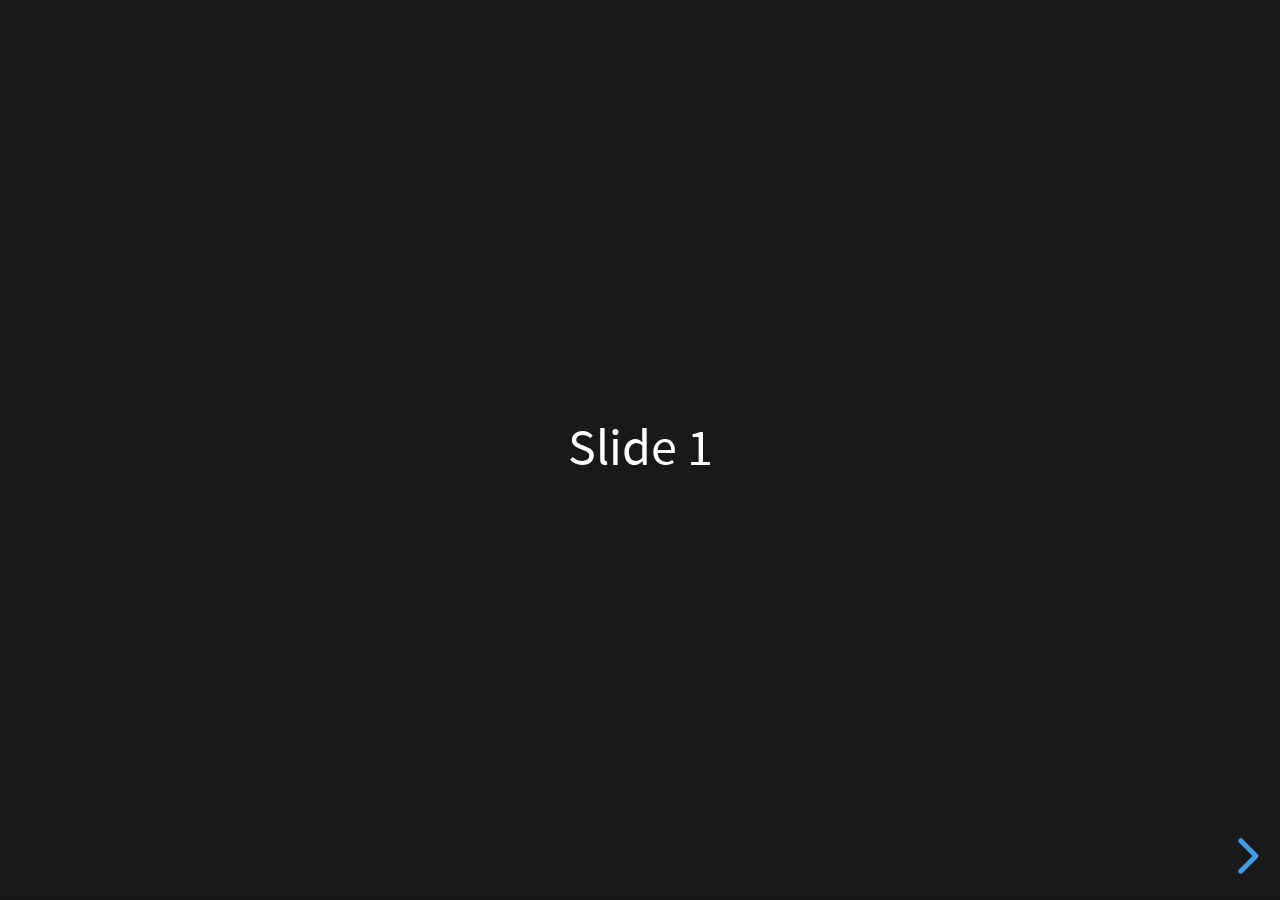
<file: content/04-modular-code/reveal.js/4.3.1/reveal.js/index.html>
<!doctype html>
<html>
	<head>
		<meta charset="utf-8">
		<meta name="viewport" content="width=device-width, initial-scale=1.0, maximum-scale=1.0, user-scalable=no">

		<title>reveal.js</title>

		<link rel="stylesheet" href="dist/reset.css">
		<link rel="stylesheet" href="dist/reveal.css">
		<link rel="stylesheet" href="dist/theme/black.css">

		<!-- Theme used for syntax highlighted code -->
		<link rel="stylesheet" href="plugin/highlight/monokai.css">
	</head>
	<body>
		<div class="reveal">
			<div class="slides">
				<section>Slide 1</section>
				<section>Slide 2</section>
			</div>
		</div>

		<script src="dist/reveal.js"></script>
		<script src="plugin/notes/notes.js"></script>
		<script src="plugin/markdown/markdown.js"></script>
		<script src="plugin/highlight/highlight.js"></script>
		<script>
			// More info about initialization & config:
			// - https://revealjs.com/initialization/
			// - https://revealjs.com/config/
			Reveal.initialize({
				hash: true,

				// Learn about plugins: https://revealjs.com/plugins/
				plugins: [ RevealMarkdown, RevealHighlight, RevealNotes ]
			});
		</script>
	</body>
</html>
</file>
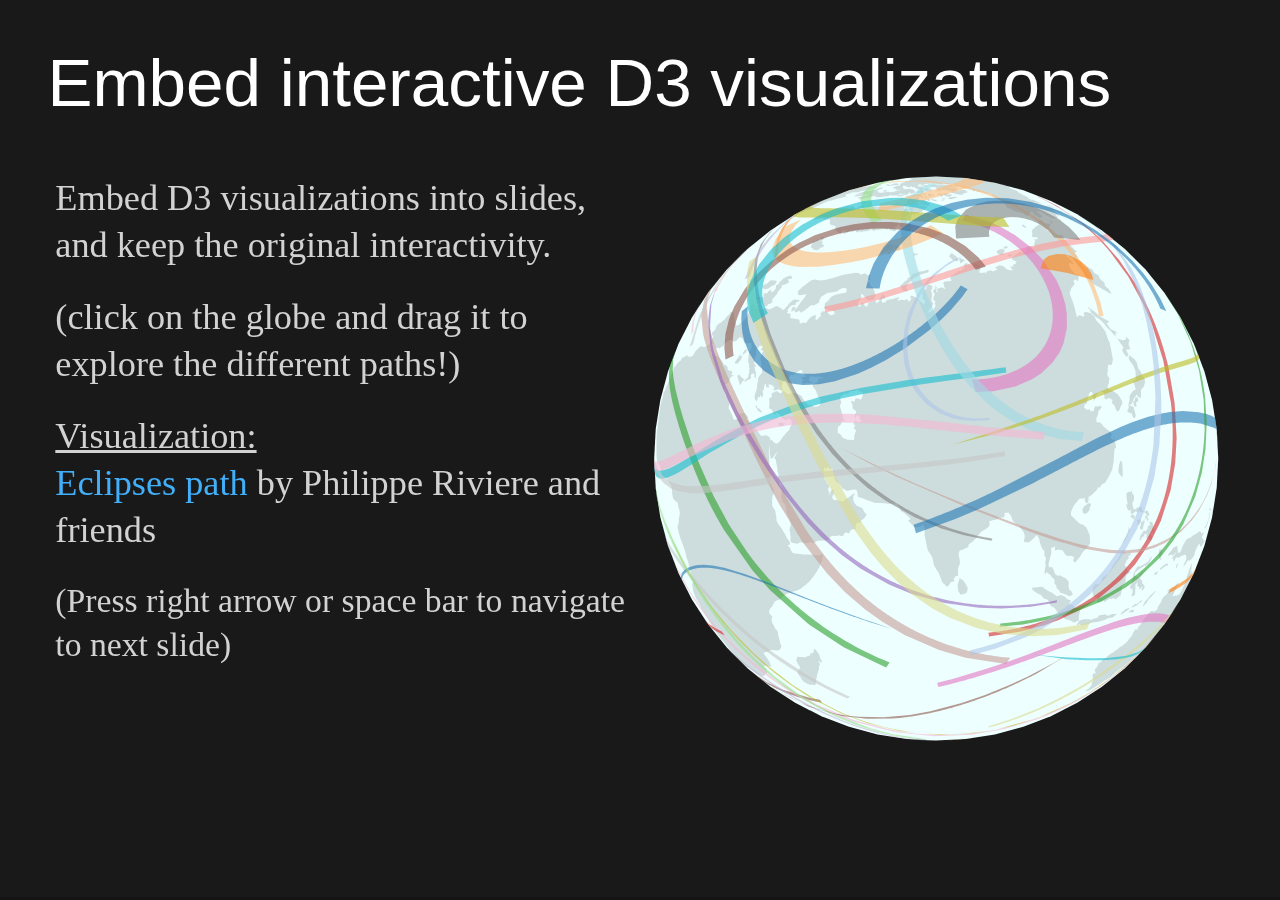
<file: content/04-modular-code/reveal.js/4.3.1/reveal.js-plugins/reveal.js-d3/demo/index.html>
<html>
<head>
    <meta http-equiv="X-UA-Compatible" content="IE=EmulateIE11"/>
    <link rel="stylesheet" href="reveal.js/css/reveal.css">
    <link rel="stylesheet" href="reveal.js/css/theme/black.css">
    <link rel="stylesheet" href="reveal.js/lib/css/zenburn.css" />
    <link rel="stylesheet" href="reveal.js/css/custom-gc.css" />
</head>
<body>
<div class="reveal">
<div class="slides">

<section>
    <h3>Embed interactive D3 visualizations</h3>
    <div class="row no-margin-top">
        <div class="col-50">
            <p>Embed D3 visualizations into slides, and keep the original interactivity.</p>
            <p>(click on the globe and drag it to explore the different paths!)</p>
            <p><span class="u">Visualization:</span><br><a href='https://bl.ocks.org/Fil/63366253a5d2f00640c15b096c29a38c' target='_blank'>Eclipses path</a> by Philippe Riviere and friends</p>
            <p class="small">(Press right arrow or space bar to navigate to next slide)</p>
        </div>
        <div class="col-50 fig-container no-margin-top" data-file="d3-fig/eclipses.html">
    </div>
  </div>
</section>

<section class="fig-container"
         data-file="d3-fig/collision-detection.html" style="overflow: visible">
    <h3>Embed interactive D3 visualizations</h3>
    <div class='fancy-border' style="position: absolute; width:80%; left: 100px; top: 250px">
        You can also embed visualization into the background
    </div>
    <p style="position: absolute; left: 100px; top: 550px">
        (press right/left arrows to trigger visualization transitions)
    </p>
    <p style="position: absolute; left: 100px; top: 600px">
        Visualization adapted from <a href='https://bl.ocks.org/mbostock/3231298' target='_blank'>Collision detection</a> by Mike Bostock</p>
</section>

<section class="fig-container"
         data-file="d3-fig/collision-detection.html" data-no-background>
    <h3>Embed interactive D3 visualizations</h3>
    <div class='fancy-border' style="position: absolute; width:80%; left: 100px; top: 250px; color: #FF5733">
        Add the "data-no-background" attribute to limit the background to the slide area
    </div>
    <p style="position: absolute; left: 100px; top: 550px">
        (press right/left arrows to trigger visualization transitions)
    </p>
    <p style="position: absolute; left: 100px; top: 600px">
        Visualization adapted from <a href='https://bl.ocks.org/mbostock/3231298' target='_blank'>Collision detection</a> by Mike Bostock</p>
</section>

<section>
    <h3>Multi-visualizations are supported</h3>
    <div class="row no-margin-top">
        <div class="col-50 no-margin-top">
            <p class="no-margin-top small">
            <a href='https://bl.ocks.org/olearym/ec27b9ac1bf0da42ed8a0d533181693b' target='_blank'>Gooey effect - Hexagon</a> by Nadieh Bremer</p>
            <div class="fig-container no-margin-top" data-file="d3-fig/gooey.html"></div>
        </div>
        <div class="col-50 no-margin-top">
            <p class="no-margin-top small">
            <a href='https://bl.ocks.org/olearym/ec27b9ac1bf0da42ed8a0d533181693b' target='_blank'>Modular Multiplication Circle</a> by Megan O'Leary</p>
            <div class="fig-container no-margin-top" data-file="d3-fig/modular-multiplication.html"></div>
        </div>
</section>

<section>
    <h3>Compatible with Reveal.js's lazy loading</h3>
    <div class="row no-margin-top">
        <div class="col-50 no-margin-top">
            <p class="no-margin-top small"> Not preloaded </p>
            <div class="fig-container no-margin-top" data-file="d3-fig/gooey.html"></div>
        </div>
        <div class="col-50 no-margin-top">
            <p class="no-margin-top small"> Preloaded </p>
            <div class="fig-container no-margin-top" data-file="d3-fig/gooey.html" data-preload></div>
        </div>
</section>

<section>
    <h3>Independent transitions</h3>
    <div class="row no-margin-top">
        <div class="col-50 no-margin-top">
            <p class="no-margin-top small">
                <a href='https://bl.ocks.org/mbostock/4165404' target='_blank'>Rainbow worm</a> by Mike Bostock <br>
                <span class="big">(transition on <span class="warning">1</span> and <span class="warning">3</span> and automatic transition on slide change)</span>
            </p>
            <div class="fig-container no-margin-top" data-preload data-file="d3-fig/rainbow.html"></div>
        </div>
        <div class="col-50 no-margin-top">
            <p class="no-margin-top small">
                Simple bar graph <br>
                <span class="big">(transition on <span class="warning">2</span> and <span class="warning">3</span>)</span></p>
        <div class="fig-container no-margin-top" data-file="d3-fig/bar-chart.html"></div>
    </div>
    <div class="no-margin-top" style="position: absolute; top: 550px">
        <p>
            Stage transitions independently for each visualization using Reveal.js 'data-fragment-index' (press right arrow or space)
        </p>
    </div>
</section>

<section>
    <h3>Interaction with other elements</h3>

    <div class="row no-margin-top">
        <div class="col-50 no-margin-top left">
            <p class="small">You can interact with the embedded visualization using elements from the slide.</p>
            <p class="small">Click on the button to change the color of the nodes to yellow</p>
            <button class="btn-large btn-warning" id="recolorButton">Recolorize</button>
            <p class="small">Note: the staged transitions are still active (press right arrow or space)</p>
        </div>
        <div class="col-50 no-margin-top">
        <div class="fig-container no-margin-top" data-file="d3-fig/collision-detection.html"></div>
    </div>
</section>

<section>
    <h3>Works with other libraries too</h3>
    <p class="no-margin-top">Those are embedded <a href='https://emeeks.github.io/semiotic/#/' target='_blank'>semiotic</a> figures!</p>
    <p class="small" style="position: absolute; top: 550px">(press right arrow to trigger an animation on the bar)</p>
    <div class="row no-margin-top">
        <div class="col-45">
            <p class="small no-margin-top">(<a href='https://emeeks.github.io/semiotic/#/semiotic/creatingbarchart' target='_blank'>Simple bar chart example</a>)</p>
            <div class="fig-container" data-file="d3-fig/semiotic-animated-bar.html" data-preload></div>
        </div>
        <div class="col-55 no-margin-top">
            <p class="small no-margin-top">(<a href='https://emeeks.github.io/semiotic/#/semiotic/chord' target='_blank'>Chord diagram example</a>)</p>
            <div class="fig-container" data-file="d3-fig/semiotic-chord.html" data-preload></div>
        </div>
  </div>
</section>

<section>
    <h3>Works with other libraries too (2)</h3>
    <p class="no-margin-top">This is an embedded <a href='https://vega.github.io/vega-lite/' target='_blank'>vega-lite</a> figure! (with tooltip enabled)</p>
    <div class="fig-container" data-file="d3-fig/vega-lite-scatter.html" data-preload></div>
</section>

<!-- Include a beautiful website directly in your presentation -->
<section>
  <h3>Insert website pages</h3>
  <div class="row" style="margin-top: 0">
      <div class="col-100">
        <p>Full website. <br>Note: it's scrollable!</p>
        <div class="fig-container" style="height: 400px;"
         data-file="https://gcalmettes.github.io/bootstrap-tools/" 
         data-scrollable="yes">
        </div>  
      </div>
  </div>
</section>

<!-- Include a beautiful website directly in your presentation -->
<section class="fig-container"
         data-file="https://gcalmettes.github.io/bootstrap-tools/">
    <div style="width: 50%; margin-left: 45% !important; background-color: #777777; font-size: 0.75em; border-radius: 20px;">
        Embed websites in the background too
    </p>
</section>

<!-- same than above but no scrolling -->
<section class="fig-container"
         data-file="https://gcalmettes.github.io/bootstrap-tools/"
         data-style="scrolling:no"
         data-scroll="no">
    <div style="width: 50%; margin-left: 45% !important; background-color: #6833FF; font-size: 0.75em; border-radius: 20px;">
        Scrolling deactivated via the data-scroll="no" option
    </p>
</section>

</div> <!-- slides -->
</div> <!-- Reveal -->

<script src="reveal.js/js/reveal.js"></script>
<script>

// Full list of configuration options available at:
// https://github.com/hakimel/reveal.js#configuration
Reveal.initialize({
    controls: false,
    progress: true,
    history: true,
    center: false,
    transition: 'fade',
    viewDistance: 3, // to lazy load iframes

    // // optional configurations for reveald3
    reveald3: {

         // If the previous slide is a slide further in the deck (i.e. we come back to
         // slide from the next slide), by default the last fragment transition will be
         // triggered to to get the last state of the visualization and simulate the
         // the state the simulation was in when we left the slide. This can be
         // discarded.
         runLastState: true, //default true

         // If a special onSlideChanged transition has been set (if for example the visualization
         // has been preloaded using the data-preload attribute, and you want a specific transition
         // to happen only when you arrive on the slide), you can choose the delay with which such 
         // a transition will occur (note that in the case of no data-preload, if no delay is set then
         // the transition might not occur since the iframe might not be fully loaded yet when the 
         // function is triggered). // default 0. 
         onSlideChangedDelay: 400,

         // This will prefix the path attributes of the source html paths with the given path.
         // (by default "src" if set to true or with the specified path if string)
         mapPath: false, // default: false

         // If true, will try to locate the file at a fallback url without the mapPath prefix in case no file is found
         // at the stipulated url with mapPath
         tryFallbackURL: false, //default false

         // Checking for file existance has been reported to fail in rare 
         // cases though files did exist. This option is to disable the file checking.
         //see: https://github.com/gcalmettes/reveal.js-d3/issues/10
         disableCheckFile: false, //default false,
    },

    // Reveal.js plugins
    dependencies: [

        { src: '../reveald3.js' },

    ]
});

</script>
</body>
</html>
</file>
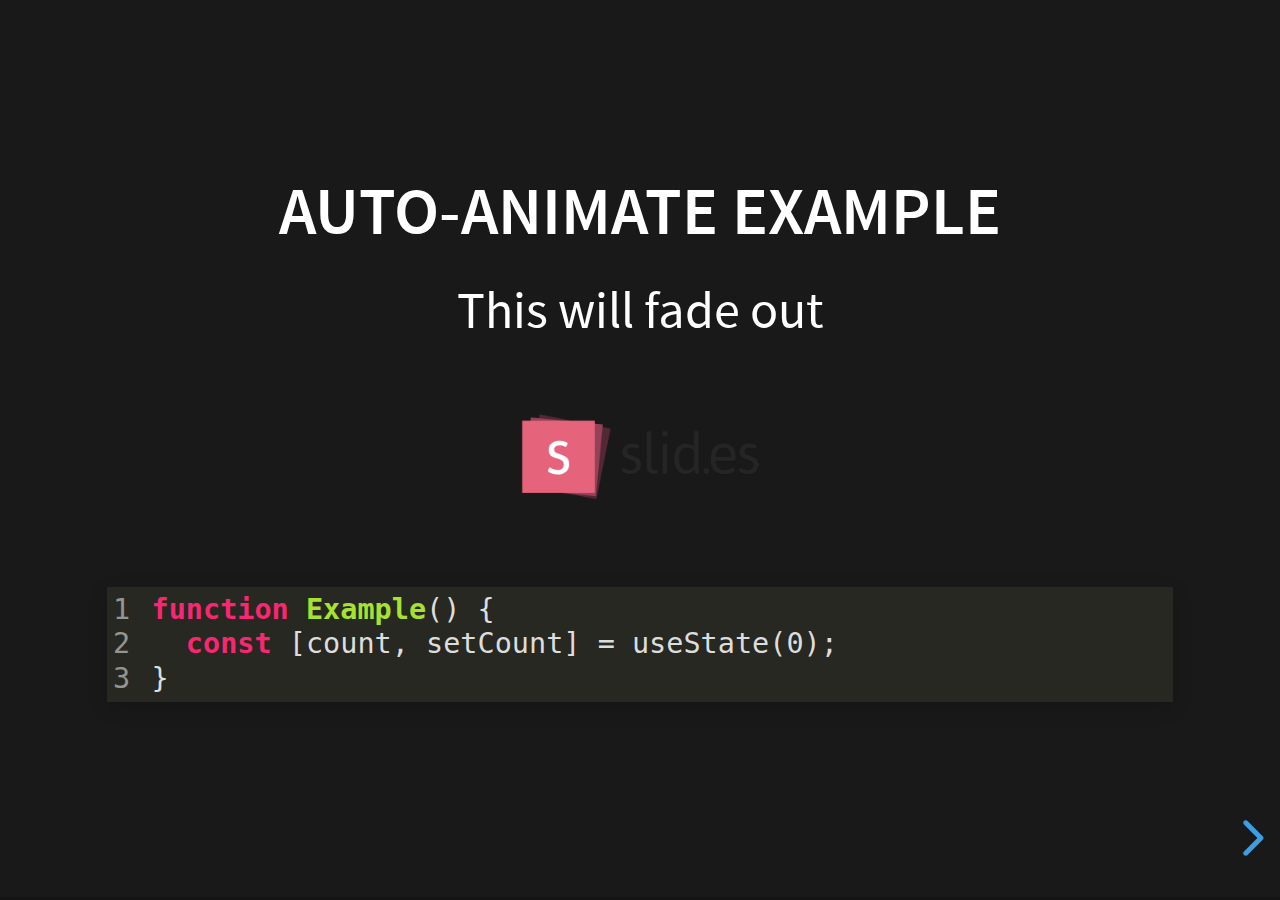
<file: content/04-modular-code/reveal.js/4.3.1/reveal.js/examples/auto-animate.html>
<!doctype html>
<html lang="en">

	<head>
		<meta charset="utf-8">

		<title>reveal.js - Auto Animate</title>

		<meta name="viewport" content="width=device-width, initial-scale=1.0, maximum-scale=1.0, user-scalable=no">

		<link rel="stylesheet" href="../dist/reveal.css">
		<link rel="stylesheet" href="../dist/theme/black.css" id="theme">
		<link rel="stylesheet" href="../plugin/highlight/monokai.css">
	</head>

	<body>

		<div class="reveal">

			<div class="slides">
				<section data-auto-animate data-auto-animate-unmatched="fade">
					<h3>Auto-Animate Example</h3>
					<p>This will fade out</p>
					<img src="assets/image1.png" style="height: 100px;">
					<pre data-id="code"><code data-line-numbers class="hljs" data-trim>
						function Example() {
						  const [count, setCount] = useState(0);
						}
					</code></pre>
				</section>
				<section data-auto-animate data-auto-animate-unmatched="fade">
					<h3>Auto-Animate Example</h3>
					<p style="opacity: 0.2; margin-top: 100px;">This will fade out</p>
					<p>This element is unmatched</p>
					<img src="assets/image1.png" style="height: 150px;">
					<pre data-id="code"><code data-line-numbers class="hljs" data-trim>
						function Example() {
						  New line!
						  const [count, setCount] = useState(0);
						}
					</code></pre>
				</section>

				<section data-auto-animate>
					<p data-id="text-props" style="background: #555; line-height: 1em; letter-spacing: 0em;">Line Height & Letter Spacing</p>
				</section>
				<section data-auto-animate>
					<p data-id="text-props" style="background: #555; line-height: 3em; letter-spacing: 0.2em;">Line Height & Letter Spacing</p>
				</section>

				<section>
					<section data-auto-animate>
						<pre data-id="code"><code data-line-numbers class="hljs" data-trim>
							import React, { useState } from 'react';

							function Example() {
							  const [count, setCount] = useState(0);

							  return (
							    ...
							  );
							}
						</code></pre>
					</section>
					<section data-auto-animate>
						<pre data-id="code"><code data-line-numbers class="hljs" data-trim>
							function Example() {
							  const [count, setCount] = useState(0);

							  return (
							    &lt;div&gt;
							      &lt;p&gt;You clicked {count} times&lt;/p&gt;
							      &lt;button onClick={() =&gt; setCount(count + 1)}&gt;
							        Click me
							      &lt;/button&gt;
							    &lt;/div&gt;
							  );
							}
						</code></pre>
					</section>
					<section data-auto-animate>
						<pre data-id="code"><code data-line-numbers class="hljs" data-trim>
							function Example() {
							  // A comment!
							  const [count, setCount] = useState(0);

							  return (
							    &lt;div&gt;
							      &lt;p&gt;You clicked {count} times&lt;/p&gt;
							      &lt;button onClick={() =&gt; setCount(count + 1)}&gt;
							        Click me
							      &lt;/button&gt;
							    &lt;/div&gt;
							  );
							}
						</code></pre>
					</section>
				</section>

				<section>
					<section data-auto-animate>
						<h3>Swapping list items</h3>
						<ul>
							<li>One</li>
							<li>Two</li>
							<li>Three</li>
						</ul>
					</section>
					<section data-auto-animate>
						<h3>Swapping list items</h3>
						<ul>
							<li>Two</li>
							<li>One</li>
							<li>Three</li>
						</ul>
					</section>
					<section data-auto-animate>
						<h3>Swapping list items</h3>
						<ul>
							<li>Two</li>
							<li>Three</li>
							<li>One</li>
						</ul>
					</section>
				</section>

				<section data-auto-animate style="height: 600px">
					<h3 style="opacity: 0.3; font-size: 18px;">SLIDE 1</h3>
					<h2 data-id="title" style="margin-top: 260px;">Animate Anything</h2>
					<div data-id="1" style="background: white; position: absolute; top: 150px; left: 16%; width: 60px; height: 60px;"></div>
					<div data-id="2" style="background: white; position: absolute; top: 150px; left: 36%; width: 60px; height: 60px;"></div>
					<div data-id="3" style="background: white; position: absolute; top: 150px; left: 56%; width: 60px; height: 60px;"></div>
					<div data-id="4" style="background: white; position: absolute; top: 150px; left: 76%; width: 60px; height: 60px;"></div>
				</section>
				<section data-auto-animate style="height: 600px">
					<h3 style="opacity: 0.3; font-size: 18px;">SLIDE 2</h3>
					<h2 data-id="title" style="margin-top: 500px">With Auto Animate</h2>
					<div data-id="1" style="background: cyan; position: absolute; bottom: 190px; left: 16%; width: 60px; height: 60px;"></div>
					<div data-id="2" style="background: magenta; position: absolute; bottom: 190px; left: 36%; width: 60px; height: 160px;"></div>
					<div data-id="3" style="background: yellow; position: absolute; bottom: 190px; left: 56%; width: 60px; height: 260px;"></div>
					<div data-id="4" style="background: red; position: absolute; bottom: 190px; left: 76%; width: 60px; height: 360px;"></div>
				</section>
				<section data-auto-animate style="height: 600px">
					<h3 style="opacity: 0.3; font-size: 18px;">SLIDE 3</h3>
					<h2 data-id="title" style="margin-top: 500px; opacity: 0;">With Auto Animate</h2>
					<div data-id="1" style="background: cyan; position: absolute; top: 50%; left: 50%; width: 400px; height: 400px; margin: -200px 0 0 -200px; border-radius: 400px;"></div>
					<div data-id="2" style="background: magenta; position: absolute; top: 50%; left: 50%; width: 300px; height: 300px; margin: -150px 0 0 -150px; border-radius: 400px;"></div>
					<div data-id="3" style="background: yellow; position: absolute; top: 50%; left: 50%; width: 200px; height: 200px; margin: -100px 0 0 -100px; border-radius: 400px;"></div>
					<div data-id="4" style="background: red; position: absolute; top: 50%; left: 50%; width: 100px; height: 100px; margin: -50px 0 0 -50px; border-radius: 400px;"></div>
				</section>
				<section data-auto-animate style="height: 600px">
					<h3 style="opacity: 0.3; font-size: 18px;">SLIDE 3</h3>
					<h2 data-id="title" style="margin-top: 500px; opacity: 0;">With Auto Animate</h2>
					<div data-id="1" style="background: red; position: absolute; top: 250px; left: 16%; width: 60px; height: 60px;"></div>
					<div data-id="2" style="background: yellow; position: absolute; top: 250px; left: 36%; width: 60px; height: 60px;"></div>
					<div data-id="3" style="background: magenta; position: absolute; top: 250px; left: 56%; width: 60px; height: 60px;"></div>
					<div data-id="4" style="background: cyan; position: absolute; top: 250px; left: 76%; width: 60px; height: 60px;"></div>
				</section>

				<section data-auto-animate data-auto-animate-id="a">
					<h2>data-auto-animate-id="a"</h2>
					<h3>A1</h3>
				</section>
				<section data-auto-animate data-auto-animate-id="a">
					<h2>data-auto-animate-id="a"</h2>
					<h3>A1</h3>
					<h3>A2</h3>
				</section>
				<section data-auto-animate data-auto-animate-id="b">
					<h2>data-auto-animate-id="b"</h2>
					<h3>B1</h3>
				</section>
				<section data-auto-animate data-auto-animate-id="b">
					<h2>data-auto-animate-id="b"</h2>
					<h3>B1</h3>
					<h3>B2</h3>
				</section>

			</div>

		</div>

		<script src="../dist/reveal.js"></script>
		<script src="../plugin/highlight/highlight.js"></script>
		<script>
			Reveal.initialize({
				center: true,
				hash: true,
				plugins: [ RevealHighlight ]
			});
		</script>

	</body>
</html>
</file>
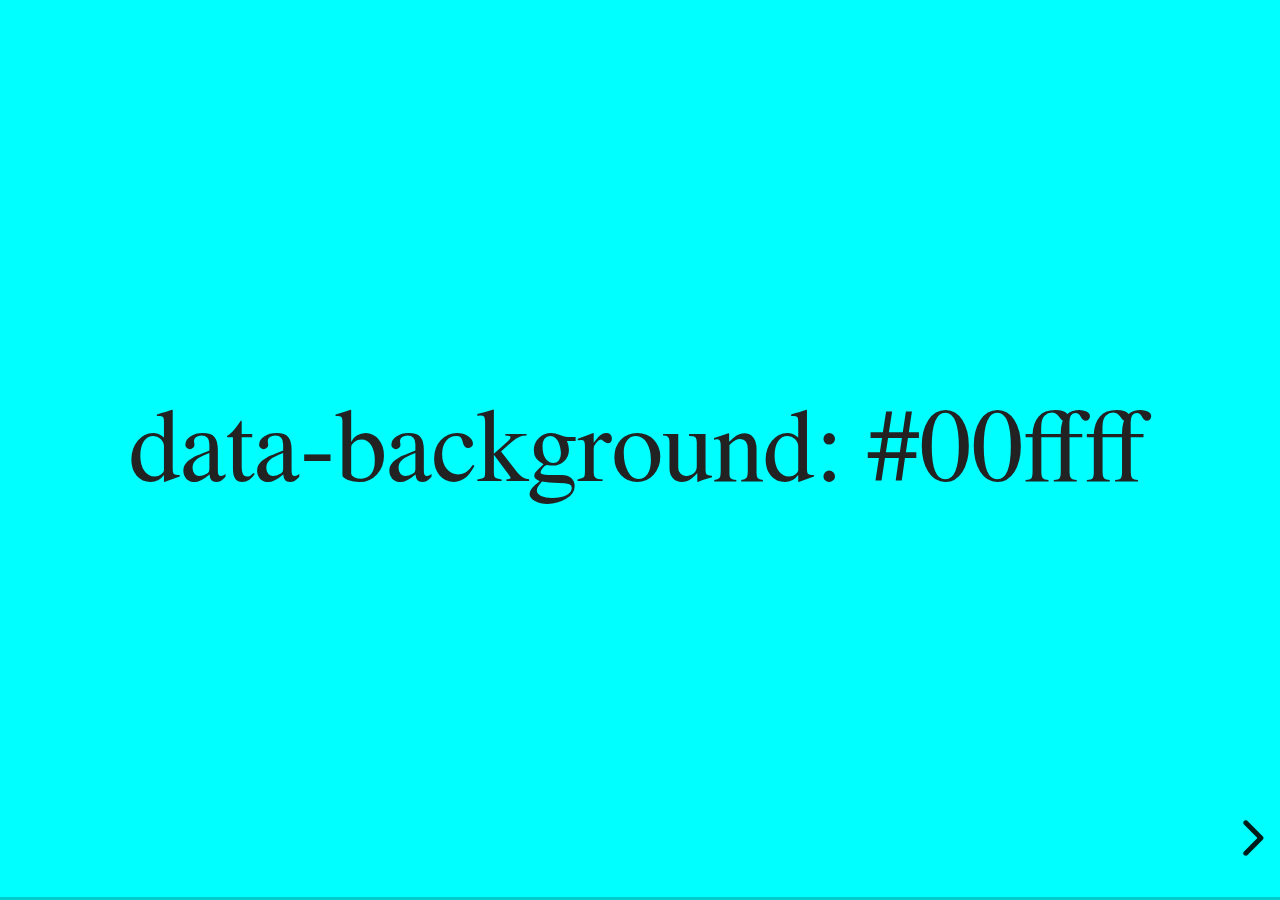
<file: content/04-modular-code/reveal.js/4.3.1/reveal.js/examples/backgrounds.html>
<!doctype html>
<html lang="en">

	<head>
		<meta charset="utf-8">

		<title>reveal.js - Slide Backgrounds</title>

		<meta name="viewport" content="width=device-width, initial-scale=1.0, maximum-scale=1.0, user-scalable=no">

		<link rel="stylesheet" href="../dist/reveal.css">
		<link rel="stylesheet" href="../dist/theme/serif.css" id="theme">
		<style type="text/css" media="screen">
			.slides section.has-dark-background,
			.slides section.has-dark-background h2 {
				color: #fff;
			}
			.slides section.has-light-background,
			.slides section.has-light-background h2 {
				color: #222;
			}
		</style>
	</head>

	<body>

		<div class="reveal">

			<div class="slides">

				<section data-background="#00ffff">
					<h2>data-background: #00ffff</h2>
				</section>

				<section data-background="#bb00bb">
					<h2>data-background: #bb00bb</h2>
				</section>

				<section data-background-color="lightblue">
					<h2>data-background: lightblue</h2>
				</section>

				<section>
					<section data-background="#ff0000">
						<h2>data-background: #ff0000</h2>
					</section>
					<section data-background="rgba(0, 0, 0, 0.2)">
						<h2>data-background: rgba(0, 0, 0, 0.2)</h2>
					</section>
					<section data-background="salmon">
						<h2>data-background: salmon</h2>
					</section>
				</section>

				<section data-background="rgba(0, 100, 100, 0.2)">
					<section>
						<h2>Background applied to stack</h2>
					</section>
					<section>
						<h2>Background applied to stack</h2>
					</section>
					<section data-background="rgb(66, 66, 66)">
						<h2>Background applied to slide inside of stack</h2>
					</section>
				</section>

				<section data-background-transition="slide" data-background="assets/image1.png">
					<h2>Background image</h2>
				</section>

				<section>
					<section data-background-transition="slide" data-background="assets/image1.png">
						<h2>Background image</h2>
					</section>
					<section data-background-transition="slide" data-background="assets/image1.png">
						<h2>Background image</h2>
					</section>
				</section>

				<section data-background="assets/image2.png" data-background-size="100px" data-background-repeat="repeat" data-background-color="#111">
					<h2>Background image</h2>
					<pre>data-background-size="100px" data-background-repeat="repeat" data-background-color="#111"</pre>
				</section>

				<section data-background="#888888">
					<h2>Same background twice (1/2)</h2>
				</section>
				<section data-background="#888888">
					<h2>Same background twice (2/2)</h2>
				</section>

				<section data-background-video="https://s3.amazonaws.com/static.slid.es/site/homepage/v1/homepage-video-editor.mp4,https://s3.amazonaws.com/static.slid.es/site/homepage/v1/homepage-video-editor.webm">
					<h2>Video background</h2>
				</section>

				<section data-background-iframe="https://slides.com/news/make-better-presentations/embed?style=hidden&autoSlide=4000">
					<h2>Iframe background</h2>
				</section>

				<section>
					<section data-background="#417203">
						<h2>Same background twice vertical (1/2)</h2>
					</section>
					<section data-background="#417203">
						<h2>Same background twice vertical (2/2)</h2>
					</section>
				</section>

				<section data-background="#934f4d">
					<h2>Same background from horizontal to vertical (1/3)</h2>
				</section>
				<section>
					<section data-background="#934f4d">
						<h2>Same background from horizontal to vertical (2/3)</h2>
					</section>
					<section data-background="#934f4d">
						<h2>Same background from horizontal to vertical (3/3)</h2>
					</section>
				</section>

			</div>

		</div>

		<script src="../dist/reveal.js"></script>
		<script>

			// Full list of configuration options:
			// https://revealjs.revealjs.com/config/
			Reveal.initialize({
				center: true,

				transition: 'linear',
				// transitionSpeed: 'slow',
				// backgroundTransition: 'slide'
			});

		</script>

	</body>
</html>
</file>
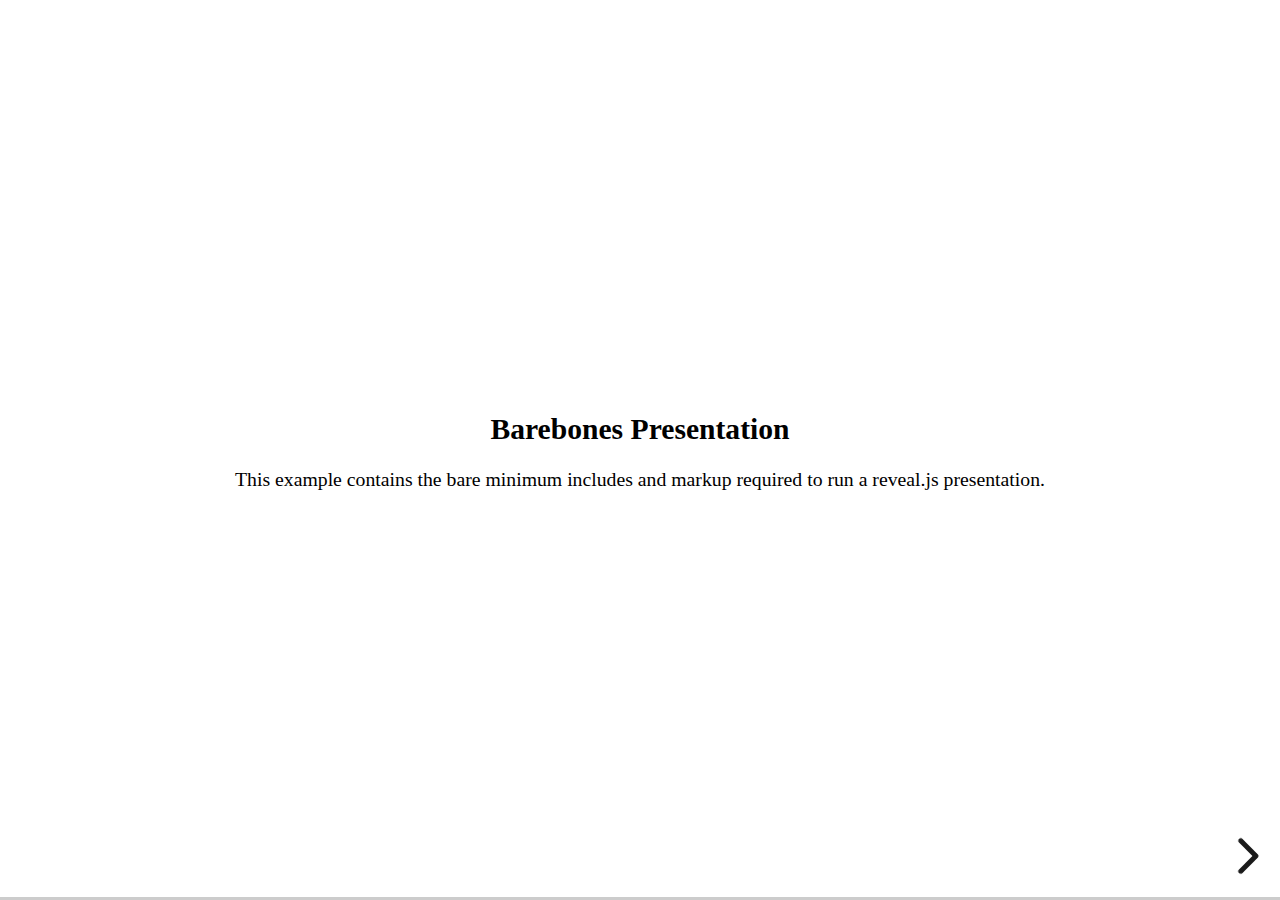
<file: content/04-modular-code/reveal.js/4.3.1/reveal.js/examples/barebones.html>
<!doctype html>
<html lang="en">
	<head>
		<meta charset="utf-8">
		<title>reveal.js - Barebones</title>
		<link rel="stylesheet" href="../dist/reveal.css">
	</head>
	<body>

		<div class="reveal">
			<div class="slides">

				<section>
					<h2>Barebones Presentation</h2>
					<p>This example contains the bare minimum includes and markup required to run a reveal.js presentation.</p>
				</section>

				<section>
					<h2>No Theme</h2>
					<p>There's no theme included, so it will fall back on browser defaults.</p>
				</section>

			</div>
		</div>

		<script src="../dist/reveal.js"></script>
		<script>
			Reveal.initialize();
		</script>

	</body>
</html>
</file>
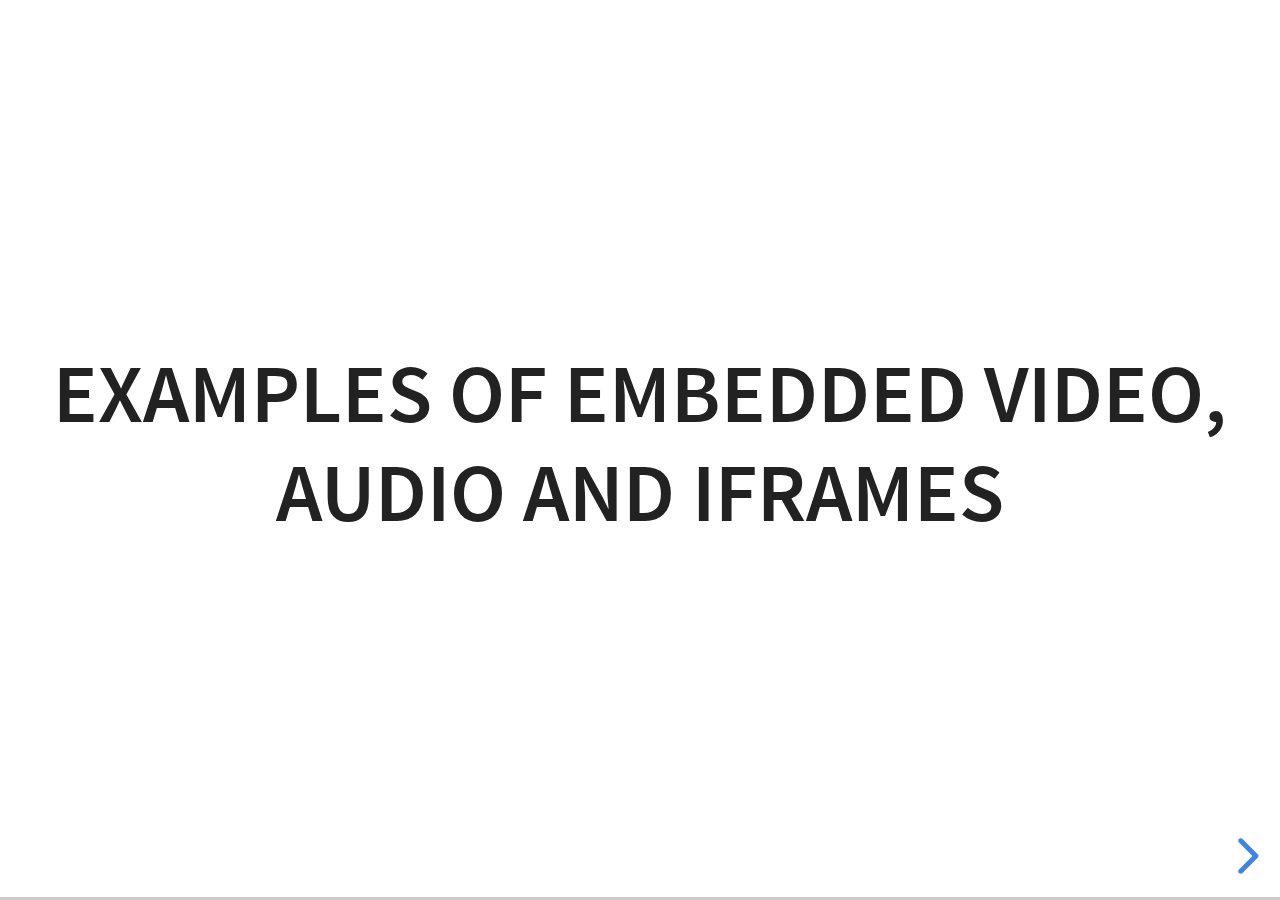
<file: content/04-modular-code/reveal.js/4.3.1/reveal.js/examples/media.html>
<!doctype html>
<html lang="en">

	<head>
		<meta charset="utf-8">

		<title>reveal.js - Video, Audio and Iframes</title>

		<meta name="viewport" content="width=device-width, initial-scale=1.0, maximum-scale=1.0, user-scalable=no">

		<link rel="stylesheet" href="../dist/reveal.css">
		<link rel="stylesheet" href="../dist/theme/white.css" id="theme">
	</head>

	<body>

		<div class="reveal">

			<div class="slides">

				<section>
					<h2>Examples of embedded Video, Audio and Iframes</h2>
				</section>

				<section>
					<h2>Iframe</h2>
					<iframe data-autoplay width="700" height="540" src="https://slides.com/news/auto-animate/embed" frameborder="0"></iframe>
				</section>

				<section data-background-iframe="https://www.youtube.com/embed/h1_nyI3z8gI" data-background-interactive>
					<h2 style="color: #fff;">Iframe Background</h2>
				</section>

				<section>
					<h2>Video</h2>
					<video src="http://clips.vorwaerts-gmbh.de/big_buck_bunny.mp4" data-autoplay></video>
				</section>

				<section data-background-video="http://clips.vorwaerts-gmbh.de/big_buck_bunny.mp4">
					<h2>Background Video</h2>
				</section>

				<section>
					<h2>Auto-playing audio</h2>
					<audio src="assets/beeping.wav" data-autoplay></audio>
				</section>

				<section>
					<h2>Audio inside slide fragments</h2>
					<div class="fragment">
						Beep 1
						<audio src="assets/beeping.wav" data-autoplay></audio>
					</div>
					<div class="fragment">
						Beep 2
						<audio src="assets/beeping.wav" data-autoplay></audio>
					</div>
				</section>

				<section>
					<h2>Audio with controls</h2>
					<audio src="assets/beeping.wav" controls></audio>
				</section>

			</div>

		</div>

		<script src="../dist/reveal.js"></script>
		<script>
			Reveal.initialize({hash: true});
		</script>

	</body>
</html>
</file>
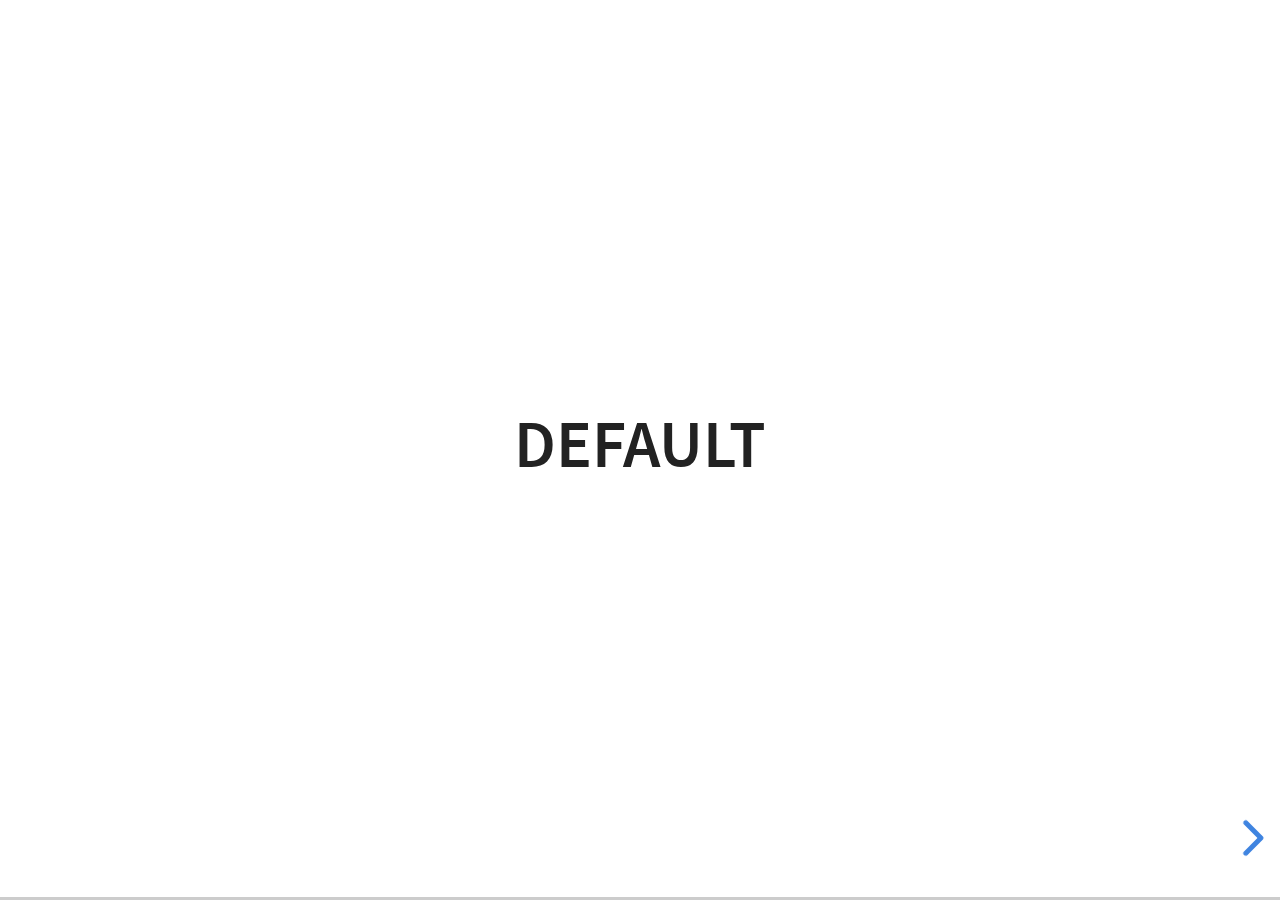
<file: content/04-modular-code/reveal.js/4.3.1/reveal.js/examples/transitions.html>
<!doctype html>
<html lang="en">

	<head>
		<meta charset="utf-8">

		<title>reveal.js - Slide Transitions</title>

		<link rel="stylesheet" href="../dist/reveal.css">
		<link rel="stylesheet" href="../dist/theme/white.css" id="theme">
		<style type="text/css" media="screen">
			.slides section.has-dark-background,
			.slides section.has-dark-background h3 {
				color: #fff;
			}
			.slides section.has-light-background,
			.slides section.has-light-background h3 {
				color: #222;
			}
		</style>
	</head>

	<body>

		<div class="reveal">

			<div class="slides">

				<section>
					<h3>Default</h3>
				</section>

				<section>
					<h3>Default</h3>
				</section>

				<section data-transition="zoom">
					<h3>data-transition: zoom</h3>
				</section>

				<section data-transition="zoom-in fade-out">
					<h3>data-transition: zoom-in fade-out</h3>
				</section>

				<section>
					<h3>Default</h3>
				</section>

				<section data-transition="convex">
					<h3>data-transition: convex</h3>
				</section>

				<section data-transition="convex-in concave-out">
					<h3>data-transition: convex-in concave-out</h3>
				</section>

				<section>
					<section data-transition="zoom">
						<h3>Default</h3>
					</section>
					<section data-transition="concave">
						<h3>data-transition: concave</h3>
					</section>
					<section data-transition="convex-in fade-out">
						<h3>data-transition: convex-in fade-out</h3>
					</section>
					<section>
						<h3>Default</h3>
					</section>
				</section>

				<section data-transition="none">
					<h3>data-transition: none</h3>
				</section>

				<section>
					<h3>Default</h3>
				</section>

			</div>

		</div>

		<script src="../dist/reveal.js"></script>
		<script>
			Reveal.initialize({
				center: true,
				history: true,

				// transition: 'slide',
				// transitionSpeed: 'slow',
				// backgroundTransition: 'slide'
			});
		</script>

	</body>
</html>
</file>
<file: content/04-modular-code/reveal.js/4.3.1/reveal.js/dist/reveal.css>
/*!
* reveal.js 4.3.1
* https://revealjs.com
* MIT licensed
*
* Copyright (C) 2011-2022 Hakim El Hattab, https://hakim.se
*/
.reveal .r-stretch,.reveal .stretch{max-width:none;max-height:none}.reveal pre.r-stretch code,.reveal pre.stretch code{height:100%;max-height:100%;box-sizing:border-box}.reveal .r-fit-text{display:inline-block;white-space:nowrap}.reveal .r-stack{display:grid}.reveal .r-stack>*{grid-area:1/1;margin:auto}.reveal .r-hstack,.reveal .r-vstack{display:flex}.reveal .r-hstack img,.reveal .r-hstack video,.reveal .r-vstack img,.reveal .r-vstack video{min-width:0;min-height:0;-o-object-fit:contain;object-fit:contain}.reveal .r-vstack{flex-direction:column;align-items:center;justify-content:center}.reveal .r-hstack{flex-direction:row;align-items:center;justify-content:center}.reveal .items-stretch{align-items:stretch}.reveal .items-start{align-items:flex-start}.reveal .items-center{align-items:center}.reveal .items-end{align-items:flex-end}.reveal .justify-between{justify-content:space-between}.reveal .justify-around{justify-content:space-around}.reveal .justify-start{justify-content:flex-start}.reveal .justify-center{justify-content:center}.reveal .justify-end{justify-content:flex-end}html.reveal-full-page{width:100%;height:100%;height:100vh;height:calc(var(--vh,1vh) * 100);overflow:hidden}.reveal-viewport{height:100%;overflow:hidden;position:relative;line-height:1;margin:0;background-color:#fff;color:#000}.reveal-viewport:-webkit-full-screen{top:0!important;left:0!important;width:100%!important;height:100%!important;transform:none!important}.reveal-viewport:-ms-fullscreen{top:0!important;left:0!important;width:100%!important;height:100%!important;transform:none!important}.reveal-viewport:fullscreen{top:0!important;left:0!important;width:100%!important;height:100%!important;transform:none!important}.reveal .slides section .fragment{opacity:0;visibility:hidden;transition:all .2s ease;will-change:opacity}.reveal .slides section .fragment.visible{opacity:1;visibility:inherit}.reveal .slides section .fragment.disabled{transition:none}.reveal .slides section .fragment.grow{opacity:1;visibility:inherit}.reveal .slides section .fragment.grow.visible{transform:scale(1.3)}.reveal .slides section .fragment.shrink{opacity:1;visibility:inherit}.reveal .slides section .fragment.shrink.visible{transform:scale(.7)}.reveal .slides section .fragment.zoom-in{transform:scale(.1)}.reveal .slides section .fragment.zoom-in.visible{transform:none}.reveal .slides section .fragment.fade-out{opacity:1;visibility:inherit}.reveal .slides section .fragment.fade-out.visible{opacity:0;visibility:hidden}.reveal .slides section .fragment.semi-fade-out{opacity:1;visibility:inherit}.reveal .slides section .fragment.semi-fade-out.visible{opacity:.5;visibility:inherit}.reveal .slides section .fragment.strike{opacity:1;visibility:inherit}.reveal .slides section .fragment.strike.visible{text-decoration:line-through}.reveal .slides section .fragment.fade-up{transform:translate(0,40px)}.reveal .slides section .fragment.fade-up.visible{transform:translate(0,0)}.reveal .slides section .fragment.fade-down{transform:translate(0,-40px)}.reveal .slides section .fragment.fade-down.visible{transform:translate(0,0)}.reveal .slides section .fragment.fade-right{transform:translate(-40px,0)}.reveal .slides section .fragment.fade-right.visible{transform:translate(0,0)}.reveal .slides section .fragment.fade-left{transform:translate(40px,0)}.reveal .slides section .fragment.fade-left.visible{transform:translate(0,0)}.reveal .slides section .fragment.current-visible,.reveal .slides section .fragment.fade-in-then-out{opacity:0;visibility:hidden}.reveal .slides section .fragment.current-visible.current-fragment,.reveal .slides section .fragment.fade-in-then-out.current-fragment{opacity:1;visibility:inherit}.reveal .slides section .fragment.fade-in-then-semi-out{opacity:0;visibility:hidden}.reveal .slides section .fragment.fade-in-then-semi-out.visible{opacity:.5;visibility:inherit}.reveal .slides section .fragment.fade-in-then-semi-out.current-fragment{opacity:1;visibility:inherit}.reveal .slides section .fragment.highlight-blue,.reveal .slides section .fragment.highlight-current-blue,.reveal .slides section .fragment.highlight-current-green,.reveal .slides section .fragment.highlight-current-red,.reveal .slides section .fragment.highlight-green,.reveal .slides section .fragment.highlight-red{opacity:1;visibility:inherit}.reveal .slides section .fragment.highlight-red.visible{color:#ff2c2d}.reveal .slides section .fragment.highlight-green.visible{color:#17ff2e}.reveal .slides section .fragment.highlight-blue.visible{color:#1b91ff}.reveal .slides section .fragment.highlight-current-red.current-fragment{color:#ff2c2d}.reveal .slides section .fragment.highlight-current-green.current-fragment{color:#17ff2e}.reveal .slides section .fragment.highlight-current-blue.current-fragment{color:#1b91ff}.reveal:after{content:"";font-style:italic}.reveal iframe{z-index:1}.reveal a{position:relative}@keyframes bounce-right{0%,10%,25%,40%,50%{transform:translateX(0)}20%{transform:translateX(10px)}30%{transform:translateX(-5px)}}@keyframes bounce-left{0%,10%,25%,40%,50%{transform:translateX(0)}20%{transform:translateX(-10px)}30%{transform:translateX(5px)}}@keyframes bounce-down{0%,10%,25%,40%,50%{transform:translateY(0)}20%{transform:translateY(10px)}30%{transform:translateY(-5px)}}.reveal .controls{display:none;position:absolute;top:auto;bottom:12px;right:12px;left:auto;z-index:11;color:#000;pointer-events:none;font-size:10px}.reveal .controls button{position:absolute;padding:0;background-color:transparent;border:0;outline:0;cursor:pointer;color:currentColor;transform:scale(.9999);transition:color .2s ease,opacity .2s ease,transform .2s ease;z-index:2;pointer-events:auto;font-size:inherit;visibility:hidden;opacity:0;-webkit-appearance:none;-webkit-tap-highlight-color:transparent}.reveal .controls .controls-arrow:after,.reveal .controls .controls-arrow:before{content:"";position:absolute;top:0;left:0;width:2.6em;height:.5em;border-radius:.25em;background-color:currentColor;transition:all .15s ease,background-color .8s ease;transform-origin:.2em 50%;will-change:transform}.reveal .controls .controls-arrow{position:relative;width:3.6em;height:3.6em}.reveal .controls .controls-arrow:before{transform:translateX(.5em) translateY(1.55em) rotate(45deg)}.reveal .controls .controls-arrow:after{transform:translateX(.5em) translateY(1.55em) rotate(-45deg)}.reveal .controls .controls-arrow:hover:before{transform:translateX(.5em) translateY(1.55em) rotate(40deg)}.reveal .controls .controls-arrow:hover:after{transform:translateX(.5em) translateY(1.55em) rotate(-40deg)}.reveal .controls .controls-arrow:active:before{transform:translateX(.5em) translateY(1.55em) rotate(36deg)}.reveal .controls .controls-arrow:active:after{transform:translateX(.5em) translateY(1.55em) rotate(-36deg)}.reveal .controls .navigate-left{right:6.4em;bottom:3.2em;transform:translateX(-10px)}.reveal .controls .navigate-left.highlight{animation:bounce-left 2s 50 both ease-out}.reveal .controls .navigate-right{right:0;bottom:3.2em;transform:translateX(10px)}.reveal .controls .navigate-right .controls-arrow{transform:rotate(180deg)}.reveal .controls .navigate-right.highlight{animation:bounce-right 2s 50 both ease-out}.reveal .controls .navigate-up{right:3.2em;bottom:6.4em;transform:translateY(-10px)}.reveal .controls .navigate-up .controls-arrow{transform:rotate(90deg)}.reveal .controls .navigate-down{right:3.2em;bottom:-1.4em;padding-bottom:1.4em;transform:translateY(10px)}.reveal .controls .navigate-down .controls-arrow{transform:rotate(-90deg)}.reveal .controls .navigate-down.highlight{animation:bounce-down 2s 50 both ease-out}.reveal .controls[data-controls-back-arrows=faded] .navigate-up.enabled{opacity:.3}.reveal .controls[data-controls-back-arrows=faded] .navigate-up.enabled:hover{opacity:1}.reveal .controls[data-controls-back-arrows=hidden] .navigate-up.enabled{opacity:0;visibility:hidden}.reveal .controls .enabled{visibility:visible;opacity:.9;cursor:pointer;transform:none}.reveal .controls .enabled.fragmented{opacity:.5}.reveal .controls .enabled.fragmented:hover,.reveal .controls .enabled:hover{opacity:1}.reveal:not(.rtl) .controls[data-controls-back-arrows=faded] .navigate-left.enabled{opacity:.3}.reveal:not(.rtl) .controls[data-controls-back-arrows=faded] .navigate-left.enabled:hover{opacity:1}.reveal:not(.rtl) .controls[data-controls-back-arrows=hidden] .navigate-left.enabled{opacity:0;visibility:hidden}.reveal.rtl .controls[data-controls-back-arrows=faded] .navigate-right.enabled{opacity:.3}.reveal.rtl .controls[data-controls-back-arrows=faded] .navigate-right.enabled:hover{opacity:1}.reveal.rtl .controls[data-controls-back-arrows=hidden] .navigate-right.enabled{opacity:0;visibility:hidden}.reveal[data-navigation-mode=linear].has-horizontal-slides .navigate-down,.reveal[data-navigation-mode=linear].has-horizontal-slides .navigate-up{display:none}.reveal:not(.has-vertical-slides) .controls .navigate-left,.reveal[data-navigation-mode=linear].has-horizontal-slides .navigate-left{bottom:1.4em;right:5.5em}.reveal:not(.has-vertical-slides) .controls .navigate-right,.reveal[data-navigation-mode=linear].has-horizontal-slides .navigate-right{bottom:1.4em;right:.5em}.reveal:not(.has-horizontal-slides) .controls .navigate-up{right:1.4em;bottom:5em}.reveal:not(.has-horizontal-slides) .controls .navigate-down{right:1.4em;bottom:.5em}.reveal.has-dark-background .controls{color:#fff}.reveal.has-light-background .controls{color:#000}.reveal.no-hover .controls .controls-arrow:active:before,.reveal.no-hover .controls .controls-arrow:hover:before{transform:translateX(.5em) translateY(1.55em) rotate(45deg)}.reveal.no-hover .controls .controls-arrow:active:after,.reveal.no-hover .controls .controls-arrow:hover:after{transform:translateX(.5em) translateY(1.55em) rotate(-45deg)}@media screen and (min-width:500px){.reveal .controls[data-controls-layout=edges]{top:0;right:0;bottom:0;left:0}.reveal .controls[data-controls-layout=edges] .navigate-down,.reveal .controls[data-controls-layout=edges] .navigate-left,.reveal .controls[data-controls-layout=edges] .navigate-right,.reveal .controls[data-controls-layout=edges] .navigate-up{bottom:auto;right:auto}.reveal .controls[data-controls-layout=edges] .navigate-left{top:50%;left:.8em;margin-top:-1.8em}.reveal .controls[data-controls-layout=edges] .navigate-right{top:50%;right:.8em;margin-top:-1.8em}.reveal .controls[data-controls-layout=edges] .navigate-up{top:.8em;left:50%;margin-left:-1.8em}.reveal .controls[data-controls-layout=edges] .navigate-down{bottom:-.3em;left:50%;margin-left:-1.8em}}.reveal .progress{position:absolute;display:none;height:3px;width:100%;bottom:0;left:0;z-index:10;background-color:rgba(0,0,0,.2);color:#fff}.reveal .progress:after{content:"";display:block;position:absolute;height:10px;width:100%;top:-10px}.reveal .progress span{display:block;height:100%;width:100%;background-color:currentColor;transition:transform .8s cubic-bezier(.26,.86,.44,.985);transform-origin:0 0;transform:scaleX(0)}.reveal .slide-number{position:absolute;display:block;right:8px;bottom:8px;z-index:31;font-family:Helvetica,sans-serif;font-size:12px;line-height:1;color:#fff;background-color:rgba(0,0,0,.4);padding:5px}.reveal .slide-number a{color:currentColor}.reveal .slide-number-delimiter{margin:0 3px}.reveal{position:relative;width:100%;height:100%;overflow:hidden;touch-action:pinch-zoom}.reveal.embedded{touch-action:pan-y}.reveal .slides{position:absolute;width:100%;height:100%;top:0;right:0;bottom:0;left:0;margin:auto;pointer-events:none;overflow:visible;z-index:1;text-align:center;perspective:600px;perspective-origin:50% 40%}.reveal .slides>section{perspective:600px}.reveal .slides>section,.reveal .slides>section>section{display:none;position:absolute;width:100%;pointer-events:auto;z-index:10;transform-style:flat;transition:transform-origin .8s cubic-bezier(.26,.86,.44,.985),transform .8s cubic-bezier(.26,.86,.44,.985),visibility .8s cubic-bezier(.26,.86,.44,.985),opacity .8s cubic-bezier(.26,.86,.44,.985)}.reveal[data-transition-speed=fast] .slides section{transition-duration:.4s}.reveal[data-transition-speed=slow] .slides section{transition-duration:1.2s}.reveal .slides section[data-transition-speed=fast]{transition-duration:.4s}.reveal .slides section[data-transition-speed=slow]{transition-duration:1.2s}.reveal .slides>section.stack{padding-top:0;padding-bottom:0;pointer-events:none;height:100%}.reveal .slides>section.present,.reveal .slides>section>section.present{display:block;z-index:11;opacity:1}.reveal .slides>section:empty,.reveal .slides>section>section:empty,.reveal .slides>section>section[data-background-interactive],.reveal .slides>section[data-background-interactive]{pointer-events:none}.reveal.center,.reveal.center .slides,.reveal.center .slides section{min-height:0!important}.reveal .slides>section:not(.present),.reveal .slides>section>section:not(.present){pointer-events:none}.reveal.overview .slides>section,.reveal.overview .slides>section>section{pointer-events:auto}.reveal .slides>section.future,.reveal .slides>section.past,.reveal .slides>section>section.future,.reveal .slides>section>section.past{opacity:0}.reveal .slides>section[data-transition=slide].past,.reveal .slides>section[data-transition~=slide-out].past,.reveal.slide .slides>section:not([data-transition]).past{transform:translate(-150%,0)}.reveal .slides>section[data-transition=slide].future,.reveal .slides>section[data-transition~=slide-in].future,.reveal.slide .slides>section:not([data-transition]).future{transform:translate(150%,0)}.reveal .slides>section>section[data-transition=slide].past,.reveal .slides>section>section[data-transition~=slide-out].past,.reveal.slide .slides>section>section:not([data-transition]).past{transform:translate(0,-150%)}.reveal .slides>section>section[data-transition=slide].future,.reveal .slides>section>section[data-transition~=slide-in].future,.reveal.slide .slides>section>section:not([data-transition]).future{transform:translate(0,150%)}.reveal .slides>section[data-transition=linear].past,.reveal .slides>section[data-transition~=linear-out].past,.reveal.linear .slides>section:not([data-transition]).past{transform:translate(-150%,0)}.reveal .slides>section[data-transition=linear].future,.reveal .slides>section[data-transition~=linear-in].future,.reveal.linear .slides>section:not([data-transition]).future{transform:translate(150%,0)}.reveal .slides>section>section[data-transition=linear].past,.reveal .slides>section>section[data-transition~=linear-out].past,.reveal.linear .slides>section>section:not([data-transition]).past{transform:translate(0,-150%)}.reveal .slides>section>section[data-transition=linear].future,.reveal .slides>section>section[data-transition~=linear-in].future,.reveal.linear .slides>section>section:not([data-transition]).future{transform:translate(0,150%)}.reveal .slides section[data-transition=default].stack,.reveal.default .slides section.stack{transform-style:preserve-3d}.reveal .slides>section[data-transition=default].past,.reveal .slides>section[data-transition~=default-out].past,.reveal.default .slides>section:not([data-transition]).past{transform:translate3d(-100%,0,0) rotateY(-90deg) translate3d(-100%,0,0)}.reveal .slides>section[data-transition=default].future,.reveal .slides>section[data-transition~=default-in].future,.reveal.default .slides>section:not([data-transition]).future{transform:translate3d(100%,0,0) rotateY(90deg) translate3d(100%,0,0)}.reveal .slides>section>section[data-transition=default].past,.reveal .slides>section>section[data-transition~=default-out].past,.reveal.default .slides>section>section:not([data-transition]).past{transform:translate3d(0,-300px,0) rotateX(70deg) translate3d(0,-300px,0)}.reveal .slides>section>section[data-transition=default].future,.reveal .slides>section>section[data-transition~=default-in].future,.reveal.default .slides>section>section:not([data-transition]).future{transform:translate3d(0,300px,0) rotateX(-70deg) translate3d(0,300px,0)}.reveal .slides section[data-transition=convex].stack,.reveal.convex .slides section.stack{transform-style:preserve-3d}.reveal .slides>section[data-transition=convex].past,.reveal .slides>section[data-transition~=convex-out].past,.reveal.convex .slides>section:not([data-transition]).past{transform:translate3d(-100%,0,0) rotateY(-90deg) translate3d(-100%,0,0)}.reveal .slides>section[data-transition=convex].future,.reveal .slides>section[data-transition~=convex-in].future,.reveal.convex .slides>section:not([data-transition]).future{transform:translate3d(100%,0,0) rotateY(90deg) translate3d(100%,0,0)}.reveal .slides>section>section[data-transition=convex].past,.reveal .slides>section>section[data-transition~=convex-out].past,.reveal.convex .slides>section>section:not([data-transition]).past{transform:translate3d(0,-300px,0) rotateX(70deg) translate3d(0,-300px,0)}.reveal .slides>section>section[data-transition=convex].future,.reveal .slides>section>section[data-transition~=convex-in].future,.reveal.convex .slides>section>section:not([data-transition]).future{transform:translate3d(0,300px,0) rotateX(-70deg) translate3d(0,300px,0)}.reveal .slides section[data-transition=concave].stack,.reveal.concave .slides section.stack{transform-style:preserve-3d}.reveal .slides>section[data-transition=concave].past,.reveal .slides>section[data-transition~=concave-out].past,.reveal.concave .slides>section:not([data-transition]).past{transform:translate3d(-100%,0,0) rotateY(90deg) translate3d(-100%,0,0)}.reveal .slides>section[data-transition=concave].future,.reveal .slides>section[data-transition~=concave-in].future,.reveal.concave .slides>section:not([data-transition]).future{transform:translate3d(100%,0,0) rotateY(-90deg) translate3d(100%,0,0)}.reveal .slides>section>section[data-transition=concave].past,.reveal .slides>section>section[data-transition~=concave-out].past,.reveal.concave .slides>section>section:not([data-transition]).past{transform:translate3d(0,-80%,0) rotateX(-70deg) translate3d(0,-80%,0)}.reveal .slides>section>section[data-transition=concave].future,.reveal .slides>section>section[data-transition~=concave-in].future,.reveal.concave .slides>section>section:not([data-transition]).future{transform:translate3d(0,80%,0) rotateX(70deg) translate3d(0,80%,0)}.reveal .slides section[data-transition=zoom],.reveal.zoom .slides section:not([data-transition]){transition-timing-function:ease}.reveal .slides>section[data-transition=zoom].past,.reveal .slides>section[data-transition~=zoom-out].past,.reveal.zoom .slides>section:not([data-transition]).past{visibility:hidden;transform:scale(16)}.reveal .slides>section[data-transition=zoom].future,.reveal .slides>section[data-transition~=zoom-in].future,.reveal.zoom .slides>section:not([data-transition]).future{visibility:hidden;transform:scale(.2)}.reveal .slides>section>section[data-transition=zoom].past,.reveal .slides>section>section[data-transition~=zoom-out].past,.reveal.zoom .slides>section>section:not([data-transition]).past{transform:scale(16)}.reveal .slides>section>section[data-transition=zoom].future,.reveal .slides>section>section[data-transition~=zoom-in].future,.reveal.zoom .slides>section>section:not([data-transition]).future{transform:scale(.2)}.reveal.cube .slides{perspective:1300px}.reveal.cube .slides section{padding:30px;min-height:700px;-webkit-backface-visibility:hidden;backface-visibility:hidden;box-sizing:border-box;transform-style:preserve-3d}.reveal.center.cube .slides section{min-height:0}.reveal.cube .slides section:not(.stack):before{content:"";position:absolute;display:block;width:100%;height:100%;left:0;top:0;background:rgba(0,0,0,.1);border-radius:4px;transform:translateZ(-20px)}.reveal.cube .slides section:not(.stack):after{content:"";position:absolute;display:block;width:90%;height:30px;left:5%;bottom:0;background:0 0;z-index:1;border-radius:4px;box-shadow:0 95px 25px rgba(0,0,0,.2);transform:translateZ(-90px) rotateX(65deg)}.reveal.cube .slides>section.stack{padding:0;background:0 0}.reveal.cube .slides>section.past{transform-origin:100% 0;transform:translate3d(-100%,0,0) rotateY(-90deg)}.reveal.cube .slides>section.future{transform-origin:0 0;transform:translate3d(100%,0,0) rotateY(90deg)}.reveal.cube .slides>section>section.past{transform-origin:0 100%;transform:translate3d(0,-100%,0) rotateX(90deg)}.reveal.cube .slides>section>section.future{transform-origin:0 0;transform:translate3d(0,100%,0) rotateX(-90deg)}.reveal.page .slides{perspective-origin:0 50%;perspective:3000px}.reveal.page .slides section{padding:30px;min-height:700px;box-sizing:border-box;transform-style:preserve-3d}.reveal.page .slides section.past{z-index:12}.reveal.page .slides section:not(.stack):before{content:"";position:absolute;display:block;width:100%;height:100%;left:0;top:0;background:rgba(0,0,0,.1);transform:translateZ(-20px)}.reveal.page .slides section:not(.stack):after{content:"";position:absolute;display:block;width:90%;height:30px;left:5%;bottom:0;background:0 0;z-index:1;border-radius:4px;box-shadow:0 95px 25px rgba(0,0,0,.2);-webkit-transform:translateZ(-90px) rotateX(65deg)}.reveal.page .slides>section.stack{padding:0;background:0 0}.reveal.page .slides>section.past{transform-origin:0 0;transform:translate3d(-40%,0,0) rotateY(-80deg)}.reveal.page .slides>section.future{transform-origin:100% 0;transform:translate3d(0,0,0)}.reveal.page .slides>section>section.past{transform-origin:0 0;transform:translate3d(0,-40%,0) rotateX(80deg)}.reveal.page .slides>section>section.future{transform-origin:0 100%;transform:translate3d(0,0,0)}.reveal .slides section[data-transition=fade],.reveal.fade .slides section:not([data-transition]),.reveal.fade .slides>section>section:not([data-transition]){transform:none;transition:opacity .5s}.reveal.fade.overview .slides section,.reveal.fade.overview .slides>section>section{transition:none}.reveal .slides section[data-transition=none],.reveal.none .slides section:not([data-transition]){transform:none;transition:none}.reveal .pause-overlay{position:absolute;top:0;left:0;width:100%;height:100%;background:#000;visibility:hidden;opacity:0;z-index:100;transition:all 1s ease}.reveal .pause-overlay .resume-button{position:absolute;bottom:20px;right:20px;color:#ccc;border-radius:2px;padding:6px 14px;border:2px solid #ccc;font-size:16px;background:0 0;cursor:pointer}.reveal .pause-overlay .resume-button:hover{color:#fff;border-color:#fff}.reveal.paused .pause-overlay{visibility:visible;opacity:1}.reveal .no-transition,.reveal .no-transition *,.reveal .slides.disable-slide-transitions section{transition:none!important}.reveal .slides.disable-slide-transitions section{transform:none!important}.reveal .backgrounds{position:absolute;width:100%;height:100%;top:0;left:0;perspective:600px}.reveal .slide-background{display:none;position:absolute;width:100%;height:100%;opacity:0;visibility:hidden;overflow:hidden;background-color:rgba(0,0,0,0);transition:all .8s cubic-bezier(.26,.86,.44,.985)}.reveal .slide-background-content{position:absolute;width:100%;height:100%;background-position:50% 50%;background-repeat:no-repeat;background-size:cover}.reveal .slide-background.stack{display:block}.reveal .slide-background.present{opacity:1;visibility:visible;z-index:2}.print-pdf .reveal .slide-background{opacity:1!important;visibility:visible!important}.reveal .slide-background video{position:absolute;width:100%;height:100%;max-width:none;max-height:none;top:0;left:0;-o-object-fit:cover;object-fit:cover}.reveal .slide-background[data-background-size=contain] video{-o-object-fit:contain;object-fit:contain}.reveal>.backgrounds .slide-background[data-background-transition=none],.reveal[data-background-transition=none]>.backgrounds .slide-background:not([data-background-transition]){transition:none}.reveal>.backgrounds .slide-background[data-background-transition=slide],.reveal[data-background-transition=slide]>.backgrounds .slide-background:not([data-background-transition]){opacity:1}.reveal>.backgrounds .slide-background.past[data-background-transition=slide],.reveal[data-background-transition=slide]>.backgrounds .slide-background.past:not([data-background-transition]){transform:translate(-100%,0)}.reveal>.backgrounds .slide-background.future[data-background-transition=slide],.reveal[data-background-transition=slide]>.backgrounds .slide-background.future:not([data-background-transition]){transform:translate(100%,0)}.reveal>.backgrounds .slide-background>.slide-background.past[data-background-transition=slide],.reveal[data-background-transition=slide]>.backgrounds .slide-background>.slide-background.past:not([data-background-transition]){transform:translate(0,-100%)}.reveal>.backgrounds .slide-background>.slide-background.future[data-background-transition=slide],.reveal[data-background-transition=slide]>.backgrounds .slide-background>.slide-background.future:not([data-background-transition]){transform:translate(0,100%)}.reveal>.backgrounds .slide-background.past[data-background-transition=convex],.reveal[data-background-transition=convex]>.backgrounds .slide-background.past:not([data-background-transition]){opacity:0;transform:translate3d(-100%,0,0) rotateY(-90deg) translate3d(-100%,0,0)}.reveal>.backgrounds .slide-background.future[data-background-transition=convex],.reveal[data-background-transition=convex]>.backgrounds .slide-background.future:not([data-background-transition]){opacity:0;transform:translate3d(100%,0,0) rotateY(90deg) translate3d(100%,0,0)}.reveal>.backgrounds .slide-background>.slide-background.past[data-background-transition=convex],.reveal[data-background-transition=convex]>.backgrounds .slide-background>.slide-background.past:not([data-background-transition]){opacity:0;transform:translate3d(0,-100%,0) rotateX(90deg) translate3d(0,-100%,0)}.reveal>.backgrounds .slide-background>.slide-background.future[data-background-transition=convex],.reveal[data-background-transition=convex]>.backgrounds .slide-background>.slide-background.future:not([data-background-transition]){opacity:0;transform:translate3d(0,100%,0) rotateX(-90deg) translate3d(0,100%,0)}.reveal>.backgrounds .slide-background.past[data-background-transition=concave],.reveal[data-background-transition=concave]>.backgrounds .slide-background.past:not([data-background-transition]){opacity:0;transform:translate3d(-100%,0,0) rotateY(90deg) translate3d(-100%,0,0)}.reveal>.backgrounds .slide-background.future[data-background-transition=concave],.reveal[data-background-transition=concave]>.backgrounds .slide-background.future:not([data-background-transition]){opacity:0;transform:translate3d(100%,0,0) rotateY(-90deg) translate3d(100%,0,0)}.reveal>.backgrounds .slide-background>.slide-background.past[data-background-transition=concave],.reveal[data-background-transition=concave]>.backgrounds .slide-background>.slide-background.past:not([data-background-transition]){opacity:0;transform:translate3d(0,-100%,0) rotateX(-90deg) translate3d(0,-100%,0)}.reveal>.backgrounds .slide-background>.slide-background.future[data-background-transition=concave],.reveal[data-background-transition=concave]>.backgrounds .slide-background>.slide-background.future:not([data-background-transition]){opacity:0;transform:translate3d(0,100%,0) rotateX(90deg) translate3d(0,100%,0)}.reveal>.backgrounds .slide-background[data-background-transition=zoom],.reveal[data-background-transition=zoom]>.backgrounds .slide-background:not([data-background-transition]){transition-timing-function:ease}.reveal>.backgrounds .slide-background.past[data-background-transition=zoom],.reveal[data-background-transition=zoom]>.backgrounds .slide-background.past:not([data-background-transition]){opacity:0;visibility:hidden;transform:scale(16)}.reveal>.backgrounds .slide-background.future[data-background-transition=zoom],.reveal[data-background-transition=zoom]>.backgrounds .slide-background.future:not([data-background-transition]){opacity:0;visibility:hidden;transform:scale(.2)}.reveal>.backgrounds .slide-background>.slide-background.past[data-background-transition=zoom],.reveal[data-background-transition=zoom]>.backgrounds .slide-background>.slide-background.past:not([data-background-transition]){opacity:0;visibility:hidden;transform:scale(16)}.reveal>.backgrounds .slide-background>.slide-background.future[data-background-transition=zoom],.reveal[data-background-transition=zoom]>.backgrounds .slide-background>.slide-background.future:not([data-background-transition]){opacity:0;visibility:hidden;transform:scale(.2)}.reveal[data-transition-speed=fast]>.backgrounds .slide-background{transition-duration:.4s}.reveal[data-transition-speed=slow]>.backgrounds .slide-background{transition-duration:1.2s}.reveal [data-auto-animate-target^=unmatched]{will-change:opacity}.reveal section[data-auto-animate]:not(.stack):not([data-auto-animate=running]) [data-auto-animate-target^=unmatched]{opacity:0}.reveal.overview{perspective-origin:50% 50%;perspective:700px}.reveal.overview .slides{-moz-transform-style:preserve-3d}.reveal.overview .slides section{height:100%;top:0!important;opacity:1!important;overflow:hidden;visibility:visible!important;cursor:pointer;box-sizing:border-box}.reveal.overview .slides section.present,.reveal.overview .slides section:hover{outline:10px solid rgba(150,150,150,.4);outline-offset:10px}.reveal.overview .slides section .fragment{opacity:1;transition:none}.reveal.overview .slides section:after,.reveal.overview .slides section:before{display:none!important}.reveal.overview .slides>section.stack{padding:0;top:0!important;background:0 0;outline:0;overflow:visible}.reveal.overview .backgrounds{perspective:inherit;-moz-transform-style:preserve-3d}.reveal.overview .backgrounds .slide-background{opacity:1;visibility:visible;outline:10px solid rgba(150,150,150,.1);outline-offset:10px}.reveal.overview .backgrounds .slide-background.stack{overflow:visible}.reveal.overview .slides section,.reveal.overview-deactivating .slides section{transition:none}.reveal.overview .backgrounds .slide-background,.reveal.overview-deactivating .backgrounds .slide-background{transition:none}.reveal.rtl .slides,.reveal.rtl .slides h1,.reveal.rtl .slides h2,.reveal.rtl .slides h3,.reveal.rtl .slides h4,.reveal.rtl .slides h5,.reveal.rtl .slides h6{direction:rtl;font-family:sans-serif}.reveal.rtl code,.reveal.rtl pre{direction:ltr}.reveal.rtl ol,.reveal.rtl ul{text-align:right}.reveal.rtl .progress span{transform-origin:100% 0}.reveal.has-parallax-background .backgrounds{transition:all .8s ease}.reveal.has-parallax-background[data-transition-speed=fast] .backgrounds{transition-duration:.4s}.reveal.has-parallax-background[data-transition-speed=slow] .backgrounds{transition-duration:1.2s}.reveal>.overlay{position:absolute;top:0;left:0;width:100%;height:100%;z-index:1000;background:rgba(0,0,0,.9);transition:all .3s ease}.reveal>.overlay .spinner{position:absolute;display:block;top:50%;left:50%;width:32px;height:32px;margin:-16px 0 0 -16px;z-index:10;background-image:url([data-uri]%2F%2F%2F6%2Bvr8nJybW1tcDAwOjo6Nvb26ioqKOjo7Ozs%2FLy8vz8%2FAAAAAAAAAAAACH%2FC05FVFNDQVBFMi4wAwEAAAAh%2FhpDcmVhdGVkIHdpdGggYWpheGxvYWQuaW5mbwAh%[base64]%2FV%2FnmOM82XiHRLYKhKP1oZmADdEAAAh%2BQQJCgAAACwAAAAAIAAgAAAE6hDISWlZpOrNp1lGNRSdRpDUolIGw5RUYhhHukqFu8DsrEyqnWThGvAmhVlteBvojpTDDBUEIFwMFBRAmBkSgOrBFZogCASwBDEY%2FCZSg7GSE0gSCjQBMVG023xWBhklAnoEdhQEfyNqMIcKjhRsjEdnezB%2BA4k8gTwJhFuiW4dokXiloUepBAp5qaKpp6%2BHo7aWW54wl7obvEe0kRuoplCGepwSx2jJvqHEmGt6whJpGpfJCHmOoNHKaHx61WiSR92E4lbFoq%2BB6QDtuetcaBPnW6%2BO7wDHpIiK9SaVK5GgV543tzjgGcghAgAh%[base64]%2B%2BG%2Bw48edZPK%2BM6hLJpQg484enXIdQFSS1u6UhksENEQAAIfkECQoAAAAsAAAAACAAIAAABOcQyEmpGKLqzWcZRVUQnZYg1aBSh2GUVEIQ2aQOE%2BG%2BcD4ntpWkZQj1JIiZIogDFFyHI0UxQwFugMSOFIPJftfVAEoZLBbcLEFhlQiqGp1Vd140AUklUN3eCA51C1EWMzMCezCBBmkxVIVHBWd3HHl9JQOIJSdSnJ0TDKChCwUJjoWMPaGqDKannasMo6WnM562R5YluZRwur0wpgqZE7NKUm%2BFNRPIhjBJxKZteWuIBMN4zRMIVIhffcgojwCF117i4nlLnY5ztRLsnOk%2BaV%2BoJY7V7m76PdkS4trKcdg0Zc0tTcKkRAAAIfkECQoAAAAsAAAAACAAIAAABO4QyEkpKqjqzScpRaVkXZWQEximw1BSCUEIlDohrft6cpKCk5xid5MNJTaAIkekKGQkWyKHkvhKsR7ARmitkAYDYRIbUQRQjWBwJRzChi9CRlBcY1UN4g0%[base64]%[base64]%2BE71SRQeyqUToLA7VxF0JDyIQh%2FMVVPMt1ECZlfcjZJ9mIKoaTl1MRIl5o4CUKXOwmyrCInCKqcWtvadL2SYhyASyNDJ0uIiRMDjI0Fd30%2FiI2UA5GSS5UDj2l6NoqgOgN4gksEBgYFf0FDqKgHnyZ9OX8HrgYHdHpcHQULXAS2qKpENRg7eAMLC7kTBaixUYFkKAzWAAnLC7FLVxLWDBLKCwaKTULgEwbLA4hJtOkSBNqITT3xEgfLpBtzE%2FjiuL04RGEBgwWhShRgQExHBAAh%2BQQJCgAAACwAAAAAIAAgAAAE7xDISWlSqerNpyJKhWRdlSAVoVLCWk6JKlAqAavhO9UkUHsqlE6CwO1cRdCQ8iEIfzFVTzLdRAmZX3I2SfZiCqGk5dTESJeaOAlClzsJsqwiJwiqnFrb2nS9kmIcgEsjQydLiIlHehhpejaIjzh9eomSjZR%[base64]%2BE71SRQeyqUToLA7VxF0JDyIQh%[base64]%2BE71SRQeyqUToLA7VxF0JDyIQh%2FMVVPMt1ECZlfcjZJ9mIKoaTl1MRIl5o4CUKXOwmyrCInCKqcWtvadL2SYhyASyNDJ0uIiUd6GAULDJCRiXo1CpGXDJOUjY%2BYip9DhToJA4RBLwMLCwVDfRgbBAaqqoZ1XBMHswsHtxtFaH1iqaoGNgAIxRpbFAgfPQSqpbgGBqUD1wBXeCYp1AYZ19JJOYgH1KwA4UBvQwXUBxPqVD9L3sbp2BNk2xvvFPJd%2BMFCN6HAAIKgNggY0KtEBAAh%[base64]%2BvsYMDAzZQPC9VCNkDWUhGkuE5PxJNwiUK4UfLzOlD4WvzAHaoG9nxPi5d%2BjYUqfAhhykOFwJWiAAAIfkECQoAAAAsAAAAACAAIAAABPAQyElpUqnqzaciSoVkXVUMFaFSwlpOCcMYlErAavhOMnNLNo8KsZsMZItJEIDIFSkLGQoQTNhIsFehRww2CQLKF0tYGKYSg%2BygsZIuNqJksKgbfgIGepNo2cIUB3V1B3IvNiBYNQaDSTtfhhx0CwVPI0UJe0%2Bbm4g5VgcGoqOcnjmjqDSdnhgEoamcsZuXO1aWQy8KAwOAuTYYGwi7w5h%2BKr0SJ8MFihpNbx%2B4Erq7BYBuzsdiH1jCAzoSfl0rVirNbRXlBBlLX%2BBP0XJLAPGzTkAuAOqb0WT5AH7OcdCm5B8TgRwSRKIHQtaLCwg1RAAAOwAAAAAAAAAAAA%3D%3D);visibility:visible;opacity:.6;transition:all .3s ease}.reveal>.overlay header{position:absolute;left:0;top:0;width:100%;padding:5px;z-index:2;box-sizing:border-box}.reveal>.overlay header a{display:inline-block;width:40px;height:40px;line-height:36px;padding:0 10px;float:right;opacity:.6;box-sizing:border-box}.reveal>.overlay header a:hover{opacity:1}.reveal>.overlay header a .icon{display:inline-block;width:20px;height:20px;background-position:50% 50%;background-size:100%;background-repeat:no-repeat}.reveal>.overlay header a.close .icon{background-image:url([data-uri])}.reveal>.overlay header a.external .icon{background-image:url([data-uri])}.reveal>.overlay .viewport{position:absolute;display:flex;top:50px;right:0;bottom:0;left:0}.reveal>.overlay.overlay-preview .viewport iframe{width:100%;height:100%;max-width:100%;max-height:100%;border:0;opacity:0;visibility:hidden;transition:all .3s ease}.reveal>.overlay.overlay-preview.loaded .viewport iframe{opacity:1;visibility:visible}.reveal>.overlay.overlay-preview.loaded .viewport-inner{position:absolute;z-index:-1;left:0;top:45%;width:100%;text-align:center;letter-spacing:normal}.reveal>.overlay.overlay-preview .x-frame-error{opacity:0;transition:opacity .3s ease .3s}.reveal>.overlay.overlay-preview.loaded .x-frame-error{opacity:1}.reveal>.overlay.overlay-preview.loaded .spinner{opacity:0;visibility:hidden;transform:scale(.2)}.reveal>.overlay.overlay-help .viewport{overflow:auto;color:#fff}.reveal>.overlay.overlay-help .viewport .viewport-inner{width:600px;margin:auto;padding:20px 20px 80px 20px;text-align:center;letter-spacing:normal}.reveal>.overlay.overlay-help .viewport .viewport-inner .title{font-size:20px}.reveal>.overlay.overlay-help .viewport .viewport-inner table{border:1px solid #fff;border-collapse:collapse;font-size:16px}.reveal>.overlay.overlay-help .viewport .viewport-inner table td,.reveal>.overlay.overlay-help .viewport .viewport-inner table th{width:200px;padding:14px;border:1px solid #fff;vertical-align:middle}.reveal>.overlay.overlay-help .viewport .viewport-inner table th{padding-top:20px;padding-bottom:20px}.reveal .playback{position:absolute;left:15px;bottom:20px;z-index:30;cursor:pointer;transition:all .4s ease;-webkit-tap-highlight-color:transparent}.reveal.overview .playback{opacity:0;visibility:hidden}.reveal .hljs{min-height:100%}.reveal .hljs table{margin:initial}.reveal .hljs-ln-code,.reveal .hljs-ln-numbers{padding:0;border:0}.reveal .hljs-ln-numbers{opacity:.6;padding-right:.75em;text-align:right;vertical-align:top}.reveal .hljs.has-highlights tr:not(.highlight-line){opacity:.4}.reveal .hljs:not(:first-child).fragment{position:absolute;top:0;left:0;width:100%;box-sizing:border-box}.reveal pre[data-auto-animate-target]{overflow:hidden}.reveal pre[data-auto-animate-target] code{height:100%}.reveal .roll{display:inline-block;line-height:1.2;overflow:hidden;vertical-align:top;perspective:400px;perspective-origin:50% 50%}.reveal .roll:hover{background:0 0;text-shadow:none}.reveal .roll span{display:block;position:relative;padding:0 2px;pointer-events:none;transition:all .4s ease;transform-origin:50% 0;transform-style:preserve-3d;-webkit-backface-visibility:hidden;backface-visibility:hidden}.reveal .roll:hover span{background:rgba(0,0,0,.5);transform:translate3d(0,0,-45px) rotateX(90deg)}.reveal .roll span:after{content:attr(data-title);display:block;position:absolute;left:0;top:0;padding:0 2px;-webkit-backface-visibility:hidden;backface-visibility:hidden;transform-origin:50% 0;transform:translate3d(0,110%,0) rotateX(-90deg)}.reveal aside.notes{display:none}.reveal .speaker-notes{display:none;position:absolute;width:33.3333333333%;height:100%;top:0;left:100%;padding:14px 18px 14px 18px;z-index:1;font-size:18px;line-height:1.4;border:1px solid rgba(0,0,0,.05);color:#222;background-color:#f5f5f5;overflow:auto;box-sizing:border-box;text-align:left;font-family:Helvetica,sans-serif;-webkit-overflow-scrolling:touch}.reveal .speaker-notes .notes-placeholder{color:#ccc;font-style:italic}.reveal .speaker-notes:focus{outline:0}.reveal .speaker-notes:before{content:"Speaker notes";display:block;margin-bottom:10px;opacity:.5}.reveal.show-notes{max-width:75%;overflow:visible}.reveal.show-notes .speaker-notes{display:block}@media screen and (min-width:1600px){.reveal .speaker-notes{font-size:20px}}@media screen and (max-width:1024px){.reveal.show-notes{border-left:0;max-width:none;max-height:70%;max-height:70vh;overflow:visible}.reveal.show-notes .speaker-notes{top:100%;left:0;width:100%;height:30vh;border:0}}@media screen and (max-width:600px){.reveal.show-notes{max-height:60%;max-height:60vh}.reveal.show-notes .speaker-notes{top:100%;height:40vh}.reveal .speaker-notes{font-size:14px}}.zoomed .reveal *,.zoomed .reveal :after,.zoomed .reveal :before{-webkit-backface-visibility:visible!important;backface-visibility:visible!important}.zoomed .reveal .controls,.zoomed .reveal .progress{opacity:0}.zoomed .reveal .roll span{background:0 0}.zoomed .reveal .roll span:after{visibility:hidden}html.print-pdf *{-webkit-print-color-adjust:exact}html.print-pdf{width:100%;height:100%;overflow:visible}html.print-pdf body{margin:0 auto!important;border:0;padding:0;float:none!important;overflow:visible}html.print-pdf .nestedarrow,html.print-pdf .reveal .controls,html.print-pdf .reveal .playback,html.print-pdf .reveal .progress,html.print-pdf .reveal.overview,html.print-pdf .state-background{display:none!important}html.print-pdf .reveal pre code{overflow:hidden!important;font-family:Courier,"Courier New",monospace!important}html.print-pdf .reveal{width:auto!important;height:auto!important;overflow:hidden!important}html.print-pdf .reveal .slides{position:static;width:100%!important;height:auto!important;zoom:1!important;pointer-events:initial;left:auto;top:auto;margin:0!important;padding:0!important;overflow:visible;display:block;perspective:none;perspective-origin:50% 50%}html.print-pdf .reveal .slides .pdf-page{position:relative;overflow:hidden;z-index:1;page-break-after:always}html.print-pdf .reveal .slides section{visibility:visible!important;display:block!important;position:absolute!important;margin:0!important;padding:0!important;box-sizing:border-box!important;min-height:1px;opacity:1!important;transform-style:flat!important;transform:none!important}html.print-pdf .reveal section.stack{position:relative!important;margin:0!important;padding:0!important;page-break-after:avoid!important;height:auto!important;min-height:auto!important}html.print-pdf .reveal img{box-shadow:none}html.print-pdf .reveal .backgrounds{display:none}html.print-pdf .reveal .slide-background{display:block!important;position:absolute;top:0;left:0;width:100%;height:100%;z-index:auto!important}html.print-pdf .reveal.show-notes{max-width:none;max-height:none}html.print-pdf .reveal .speaker-notes-pdf{display:block;width:100%;height:auto;max-height:none;top:auto;right:auto;bottom:auto;left:auto;z-index:100}html.print-pdf .reveal .speaker-notes-pdf[data-layout=separate-page]{position:relative;color:inherit;background-color:transparent;padding:20px;page-break-after:always;border:0}html.print-pdf .reveal .slide-number-pdf{display:block;position:absolute;font-size:14px}html.print-pdf .aria-status{display:none}@media print{html:not(.print-pdf){background:#fff;width:auto;height:auto;overflow:visible}html:not(.print-pdf) body{background:#fff;font-size:20pt;width:auto;height:auto;border:0;margin:0 5%;padding:0;overflow:visible;float:none!important}html:not(.print-pdf) .controls,html:not(.print-pdf) .fork-reveal,html:not(.print-pdf) .nestedarrow,html:not(.print-pdf) .reveal .backgrounds,html:not(.print-pdf) .reveal .progress,html:not(.print-pdf) .reveal .slide-number,html:not(.print-pdf) .share-reveal,html:not(.print-pdf) .state-background{display:none!important}html:not(.print-pdf) body,html:not(.print-pdf) li,html:not(.print-pdf) p,html:not(.print-pdf) td{font-size:20pt!important;color:#000}html:not(.print-pdf) h1,html:not(.print-pdf) h2,html:not(.print-pdf) h3,html:not(.print-pdf) h4,html:not(.print-pdf) h5,html:not(.print-pdf) h6{color:#000!important;height:auto;line-height:normal;text-align:left;letter-spacing:normal}html:not(.print-pdf) h1{font-size:28pt!important}html:not(.print-pdf) h2{font-size:24pt!important}html:not(.print-pdf) h3{font-size:22pt!important}html:not(.print-pdf) h4{font-size:22pt!important;font-variant:small-caps}html:not(.print-pdf) h5{font-size:21pt!important}html:not(.print-pdf) h6{font-size:20pt!important;font-style:italic}html:not(.print-pdf) a:link,html:not(.print-pdf) a:visited{color:#000!important;font-weight:700;text-decoration:underline}html:not(.print-pdf) div,html:not(.print-pdf) ol,html:not(.print-pdf) p,html:not(.print-pdf) ul{visibility:visible;position:static;width:auto;height:auto;display:block;overflow:visible;margin:0;text-align:left!important}html:not(.print-pdf) .reveal pre,html:not(.print-pdf) .reveal table{margin-left:0;margin-right:0}html:not(.print-pdf) .reveal pre code{padding:20px}html:not(.print-pdf) .reveal blockquote{margin:20px 0}html:not(.print-pdf) .reveal .slides{position:static!important;width:auto!important;height:auto!important;left:0!important;top:0!important;margin-left:0!important;margin-top:0!important;padding:0!important;zoom:1!important;transform:none!important;overflow:visible!important;display:block!important;text-align:left!important;perspective:none;perspective-origin:50% 50%}html:not(.print-pdf) .reveal .slides section{visibility:visible!important;position:static!important;width:auto!important;height:auto!important;display:block!important;overflow:visible!important;left:0!important;top:0!important;margin-left:0!important;margin-top:0!important;padding:60px 20px!important;z-index:auto!important;opacity:1!important;page-break-after:always!important;transform-style:flat!important;transform:none!important;transition:none!important}html:not(.print-pdf) .reveal .slides section.stack{padding:0!important}html:not(.print-pdf) .reveal section:last-of-type{page-break-after:avoid!important}html:not(.print-pdf) .reveal section .fragment{opacity:1!important;visibility:visible!important;transform:none!important}html:not(.print-pdf) .reveal section img{display:block;margin:15px 0;background:#fff;border:1px solid #666;box-shadow:none}html:not(.print-pdf) .reveal section small{font-size:.8em}html:not(.print-pdf) .reveal .hljs{max-height:100%;white-space:pre-wrap;word-wrap:break-word;word-break:break-word;font-size:15pt}html:not(.print-pdf) .reveal .hljs .hljs-ln-numbers{white-space:nowrap}html:not(.print-pdf) .reveal .hljs td{font-size:inherit!important;color:inherit!important}}
</file>
<file: content/04-modular-code/reveal.js/4.3.1/reveal.js/dist/theme/black.css>
/**
 * Black theme for reveal.js. This is the opposite of the 'white' theme.
 *
 * By Hakim El Hattab, http://hakim.se
 */
@import url(./fonts/source-sans-pro/source-sans-pro.css);
section.has-light-background, section.has-light-background h1, section.has-light-background h2, section.has-light-background h3, section.has-light-background h4, section.has-light-background h5, section.has-light-background h6 {
  color: #222;
}

/*********************************************
 * GLOBAL STYLES
 *********************************************/
:root {
  --r-background-color: #191919;
  --r-main-font: Source Sans Pro, Helvetica, sans-serif;
  --r-main-font-size: 42px;
  --r-main-color: #fff;
  --r-block-margin: 20px;
  --r-heading-margin: 0 0 20px 0;
  --r-heading-font: Source Sans Pro, Helvetica, sans-serif;
  --r-heading-color: #fff;
  --r-heading-line-height: 1.2;
  --r-heading-letter-spacing: normal;
  --r-heading-text-transform: uppercase;
  --r-heading-text-shadow: none;
  --r-heading-font-weight: 600;
  --r-heading1-text-shadow: none;
  --r-heading1-size: 2.5em;
  --r-heading2-size: 1.6em;
  --r-heading3-size: 1.3em;
  --r-heading4-size: 1em;
  --r-code-font: monospace;
  --r-link-color: #42affa;
  --r-link-color-dark: #068de9;
  --r-link-color-hover: #8dcffc;
  --r-selection-background-color: #bee4fd;
  --r-selection-color: #fff;
}

.reveal-viewport {
  background: #191919;
  background-color: var(--r-background-color);
}

.reveal {
  font-family: var(--r-main-font);
  font-size: var(--r-main-font-size);
  font-weight: normal;
  color: var(--r-main-color);
}

.reveal ::selection {
  color: var(--r-selection-color);
  background: var(--r-selection-background-color);
  text-shadow: none;
}

.reveal ::-moz-selection {
  color: var(--r-selection-color);
  background: var(--r-selection-background-color);
  text-shadow: none;
}

.reveal .slides section,
.reveal .slides section > section {
  line-height: 1.3;
  font-weight: inherit;
}

/*********************************************
 * HEADERS
 *********************************************/
.reveal h1,
.reveal h2,
.reveal h3,
.reveal h4,
.reveal h5,
.reveal h6 {
  margin: var(--r-heading-margin);
  color: var(--r-heading-color);
  font-family: var(--r-heading-font);
  font-weight: var(--r-heading-font-weight);
  line-height: var(--r-heading-line-height);
  letter-spacing: var(--r-heading-letter-spacing);
  text-transform: var(--r-heading-text-transform);
  text-shadow: var(--r-heading-text-shadow);
  word-wrap: break-word;
}

.reveal h1 {
  font-size: var(--r-heading1-size);
}

.reveal h2 {
  font-size: var(--r-heading2-size);
}

.reveal h3 {
  font-size: var(--r-heading3-size);
}

.reveal h4 {
  font-size: var(--r-heading4-size);
}

.reveal h1 {
  text-shadow: var(--r-heading1-text-shadow);
}

/*********************************************
 * OTHER
 *********************************************/
.reveal p {
  margin: var(--r-block-margin) 0;
  line-height: 1.3;
}

/* Remove trailing margins after titles */
.reveal h1:last-child,
.reveal h2:last-child,
.reveal h3:last-child,
.reveal h4:last-child,
.reveal h5:last-child,
.reveal h6:last-child {
  margin-bottom: 0;
}

/* Ensure certain elements are never larger than the slide itself */
.reveal img,
.reveal video,
.reveal iframe {
  max-width: 95%;
  max-height: 95%;
}

.reveal strong,
.reveal b {
  font-weight: bold;
}

.reveal em {
  font-style: italic;
}

.reveal ol,
.reveal dl,
.reveal ul {
  display: inline-block;
  text-align: left;
  margin: 0 0 0 1em;
}

.reveal ol {
  list-style-type: decimal;
}

.reveal ul {
  list-style-type: disc;
}

.reveal ul ul {
  list-style-type: square;
}

.reveal ul ul ul {
  list-style-type: circle;
}

.reveal ul ul,
.reveal ul ol,
.reveal ol ol,
.reveal ol ul {
  display: block;
  margin-left: 40px;
}

.reveal dt {
  font-weight: bold;
}

.reveal dd {
  margin-left: 40px;
}

.reveal blockquote {
  display: block;
  position: relative;
  width: 70%;
  margin: var(--r-block-margin) auto;
  padding: 5px;
  font-style: italic;
  background: rgba(255, 255, 255, 0.05);
  box-shadow: 0px 0px 2px rgba(0, 0, 0, 0.2);
}

.reveal blockquote p:first-child,
.reveal blockquote p:last-child {
  display: inline-block;
}

.reveal q {
  font-style: italic;
}

.reveal pre {
  display: block;
  position: relative;
  width: 90%;
  margin: var(--r-block-margin) auto;
  text-align: left;
  font-size: 0.55em;
  font-family: var(--r-code-font);
  line-height: 1.2em;
  word-wrap: break-word;
  box-shadow: 0px 5px 15px rgba(0, 0, 0, 0.15);
}

.reveal code {
  font-family: var(--r-code-font);
  text-transform: none;
  tab-size: 2;
}

.reveal pre code {
  display: block;
  padding: 5px;
  overflow: auto;
  max-height: 400px;
  word-wrap: normal;
}

.reveal .code-wrapper {
  white-space: normal;
}

.reveal .code-wrapper code {
  white-space: pre;
}

.reveal table {
  margin: auto;
  border-collapse: collapse;
  border-spacing: 0;
}

.reveal table th {
  font-weight: bold;
}

.reveal table th,
.reveal table td {
  text-align: left;
  padding: 0.2em 0.5em 0.2em 0.5em;
  border-bottom: 1px solid;
}

.reveal table th[align=center],
.reveal table td[align=center] {
  text-align: center;
}

.reveal table th[align=right],
.reveal table td[align=right] {
  text-align: right;
}

.reveal table tbody tr:last-child th,
.reveal table tbody tr:last-child td {
  border-bottom: none;
}

.reveal sup {
  vertical-align: super;
  font-size: smaller;
}

.reveal sub {
  vertical-align: sub;
  font-size: smaller;
}

.reveal small {
  display: inline-block;
  font-size: 0.6em;
  line-height: 1.2em;
  vertical-align: top;
}

.reveal small * {
  vertical-align: top;
}

.reveal img {
  margin: var(--r-block-margin) 0;
}

/*********************************************
 * LINKS
 *********************************************/
.reveal a {
  color: var(--r-link-color);
  text-decoration: none;
  transition: color 0.15s ease;
}

.reveal a:hover {
  color: var(--r-link-color-hover);
  text-shadow: none;
  border: none;
}

.reveal .roll span:after {
  color: #fff;
  background: var(--r-link-color-dark);
}

/*********************************************
 * Frame helper
 *********************************************/
.reveal .r-frame {
  border: 4px solid var(--r-main-color);
  box-shadow: 0 0 10px rgba(0, 0, 0, 0.15);
}

.reveal a .r-frame {
  transition: all 0.15s linear;
}

.reveal a:hover .r-frame {
  border-color: var(--r-link-color);
  box-shadow: 0 0 20px rgba(0, 0, 0, 0.55);
}

/*********************************************
 * NAVIGATION CONTROLS
 *********************************************/
.reveal .controls {
  color: var(--r-link-color);
}

/*********************************************
 * PROGRESS BAR
 *********************************************/
.reveal .progress {
  background: rgba(0, 0, 0, 0.2);
  color: var(--r-link-color);
}

/*********************************************
 * PRINT BACKGROUND
 *********************************************/
@media print {
  .backgrounds {
    background-color: var(--r-background-color);
  }
}
</file>
<file: content/04-modular-code/reveal.js/4.3.1/reveal.js/plugin/highlight/monokai.css>
/*
Monokai style - ported by Luigi Maselli - http://grigio.org
*/

.hljs {
  display: block;
  overflow-x: auto;
  padding: 0.5em;
  background: #272822;
  color: #ddd;
}

.hljs-tag,
.hljs-keyword,
.hljs-selector-tag,
.hljs-literal,
.hljs-strong,
.hljs-name {
  color: #f92672;
}

.hljs-code {
  color: #66d9ef;
}

.hljs-class .hljs-title {
  color: white;
}

.hljs-attribute,
.hljs-symbol,
.hljs-regexp,
.hljs-link {
  color: #bf79db;
}

.hljs-string,
.hljs-bullet,
.hljs-subst,
.hljs-title,
.hljs-section,
.hljs-emphasis,
.hljs-type,
.hljs-built_in,
.hljs-builtin-name,
.hljs-selector-attr,
.hljs-selector-pseudo,
.hljs-addition,
.hljs-variable,
.hljs-template-tag,
.hljs-template-variable {
  color: #a6e22e;
}

.hljs-comment,
.hljs-quote,
.hljs-deletion,
.hljs-meta {
  color: #75715e;
}

.hljs-keyword,
.hljs-selector-tag,
.hljs-literal,
.hljs-doctag,
.hljs-title,
.hljs-section,
.hljs-type,
.hljs-selector-id {
  font-weight: bold;
}
</file>
<file: content/04-modular-code/reveal.js/4.3.1/reveal.js-plugins/reveal.js-d3/demo/reveal.js/css/theme/black.css>
/**
 * Black theme for reveal.js. This is the opposite of the 'white' theme.
 *
 * By Hakim El Hattab, http://hakim.se
 */
@import url(../../lib/font/source-sans-pro/source-sans-pro.css);
section.has-light-background, section.has-light-background h1, section.has-light-background h2, section.has-light-background h3, section.has-light-background h4, section.has-light-background h5, section.has-light-background h6 {
  color: #222; }

/*********************************************
 * GLOBAL STYLES
 *********************************************/
body {
  background: #191919;
  background-color: #191919; }

.reveal {
  font-family: "Source Sans Pro", Helvetica, sans-serif;
  font-size: 42px;
  font-weight: normal;
  color: #fff; }

::selection {
  color: #fff;
  background: #bee4fd;
  text-shadow: none; }

::-moz-selection {
  color: #fff;
  background: #bee4fd;
  text-shadow: none; }

.reveal .slides section,
.reveal .slides section > section {
  line-height: 1.3;
  font-weight: inherit; }

/*********************************************
 * HEADERS
 *********************************************/
.reveal h1,
.reveal h2,
.reveal h3,
.reveal h4,
.reveal h5,
.reveal h6 {
  margin: 0 0 20px 0;
  color: #fff;
  font-family: "Source Sans Pro", Helvetica, sans-serif;
  font-weight: 600;
  line-height: 1.2;
  letter-spacing: normal;
  text-transform: uppercase;
  text-shadow: none;
  word-wrap: break-word; }

.reveal h1 {
  font-size: 2.5em; }

.reveal h2 {
  font-size: 1.6em; }

.reveal h3 {
  font-size: 1.3em; }

.reveal h4 {
  font-size: 1em; }

.reveal h1 {
  text-shadow: none; }

/*********************************************
 * OTHER
 *********************************************/
.reveal p {
  margin: 20px 0;
  line-height: 1.3; }

/* Ensure certain elements are never larger than the slide itself */
.reveal img,
.reveal video,
.reveal iframe {
  max-width: 95%;
  max-height: 95%; }

.reveal strong,
.reveal b {
  font-weight: bold; }

.reveal em {
  font-style: italic; }

.reveal ol,
.reveal dl,
.reveal ul {
  display: inline-block;
  text-align: left;
  margin: 0 0 0 1em; }

.reveal ol {
  list-style-type: decimal; }

.reveal ul {
  list-style-type: disc; }

.reveal ul ul {
  list-style-type: square; }

.reveal ul ul ul {
  list-style-type: circle; }

.reveal ul ul,
.reveal ul ol,
.reveal ol ol,
.reveal ol ul {
  display: block;
  margin-left: 40px; }

.reveal dt {
  font-weight: bold; }

.reveal dd {
  margin-left: 40px; }

.reveal blockquote {
  display: block;
  position: relative;
  width: 70%;
  margin: 20px auto;
  padding: 5px;
  font-style: italic;
  background: rgba(255, 255, 255, 0.05);
  box-shadow: 0px 0px 2px rgba(0, 0, 0, 0.2); }

.reveal blockquote p:first-child,
.reveal blockquote p:last-child {
  display: inline-block; }

.reveal q {
  font-style: italic; }

.reveal pre {
  display: block;
  position: relative;
  width: 90%;
  margin: 20px auto;
  text-align: left;
  font-size: 0.55em;
  font-family: monospace;
  line-height: 1.2em;
  word-wrap: break-word;
  box-shadow: 0px 5px 15px rgba(0, 0, 0, 0.15); }

.reveal code {
  font-family: monospace;
  text-transform: none; }

.reveal pre code {
  display: block;
  padding: 5px;
  overflow: auto;
  max-height: 400px;
  word-wrap: normal; }

.reveal table {
  margin: auto;
  border-collapse: collapse;
  border-spacing: 0; }

.reveal table th {
  font-weight: bold; }

.reveal table th,
.reveal table td {
  text-align: left;
  padding: 0.2em 0.5em 0.2em 0.5em;
  border-bottom: 1px solid; }

.reveal table th[align="center"],
.reveal table td[align="center"] {
  text-align: center; }

.reveal table th[align="right"],
.reveal table td[align="right"] {
  text-align: right; }

.reveal table tbody tr:last-child th,
.reveal table tbody tr:last-child td {
  border-bottom: none; }

.reveal sup {
  vertical-align: super;
  font-size: smaller; }

.reveal sub {
  vertical-align: sub;
  font-size: smaller; }

.reveal small {
  display: inline-block;
  font-size: 0.6em;
  line-height: 1.2em;
  vertical-align: top; }

.reveal small * {
  vertical-align: top; }

/*********************************************
 * LINKS
 *********************************************/
.reveal a {
  color: #42affa;
  text-decoration: none;
  -webkit-transition: color .15s ease;
  -moz-transition: color .15s ease;
  transition: color .15s ease; }

.reveal a:hover {
  color: #8dcffc;
  text-shadow: none;
  border: none; }

.reveal .roll span:after {
  color: #fff;
  background: #068de9; }

/*********************************************
 * IMAGES
 *********************************************/
.reveal section img {
  margin: 15px 0px;
  background: rgba(255, 255, 255, 0.12);
  border: 4px solid #fff;
  box-shadow: 0 0 10px rgba(0, 0, 0, 0.15); }

.reveal section img.plain {
  border: 0;
  box-shadow: none; }

.reveal a img {
  -webkit-transition: all .15s linear;
  -moz-transition: all .15s linear;
  transition: all .15s linear; }

.reveal a:hover img {
  background: rgba(255, 255, 255, 0.2);
  border-color: #42affa;
  box-shadow: 0 0 20px rgba(0, 0, 0, 0.55); }

/*********************************************
 * NAVIGATION CONTROLS
 *********************************************/
.reveal .controls {
  color: #42affa; }

/*********************************************
 * PROGRESS BAR
 *********************************************/
.reveal .progress {
  background: rgba(0, 0, 0, 0.2);
  color: #42affa; }

.reveal .progress span {
  -webkit-transition: width 800ms cubic-bezier(0.26, 0.86, 0.44, 0.985);
  -moz-transition: width 800ms cubic-bezier(0.26, 0.86, 0.44, 0.985);
  transition: width 800ms cubic-bezier(0.26, 0.86, 0.44, 0.985); }

/*********************************************
 * PRINT BACKGROUND
 *********************************************/
@media print {
  .backgrounds {
    background-color: #191919; } }
</file>
<file: content/04-modular-code/reveal.js/4.3.1/reveal.js-plugins/reveal.js-d3/demo/reveal.js/lib/css/zenburn.css>
/*

Zenburn style from voldmar.ru (c) Vladimir Epifanov <voldmar@voldmar.ru>
based on dark.css by Ivan Sagalaev

*/

.hljs {
  display: block;
  overflow-x: auto;
  padding: 0.5em;
  background: #3f3f3f;
  color: #dcdcdc;
}

.hljs-keyword,
.hljs-selector-tag,
.hljs-tag {
  color: #e3ceab;
}

.hljs-template-tag {
  color: #dcdcdc;
}

.hljs-number {
  color: #8cd0d3;
}

.hljs-variable,
.hljs-template-variable,
.hljs-attribute {
  color: #efdcbc;
}

.hljs-literal {
  color: #efefaf;
}

.hljs-subst {
  color: #8f8f8f;
}

.hljs-title,
.hljs-name,
.hljs-selector-id,
.hljs-selector-class,
.hljs-section,
.hljs-type {
  color: #efef8f;
}

.hljs-symbol,
.hljs-bullet,
.hljs-link {
  color: #dca3a3;
}

.hljs-deletion,
.hljs-string,
.hljs-built_in,
.hljs-builtin-name {
  color: #cc9393;
}

.hljs-addition,
.hljs-comment,
.hljs-quote,
.hljs-meta {
  color: #7f9f7f;
}


.hljs-emphasis {
  font-style: italic;
}

.hljs-strong {
  font-weight: bold;
}
</file>
<file: content/04-modular-code/reveal.js/4.3.1/reveal.js-plugins/reveal.js-d3/demo/reveal.js/css/custom-gc.css>
/*********************************************
 * GLOBAL STYLES
 *********************************************/

body section {
  color: #d2d2d2;
}

.reveal {
  font-family: "Raleway";
  /*font-size: 1.5em;*/
  font-weight: normal;
  color: #000000;}


/*********************************************
 * CSS BACKGROUNDS AND MORE !!!!
 *********************************************/

html.bg-turq-slant .slide-background.present {
  background-image: linear-gradient( 120deg, turquoise 0%, rebeccapurple 100% );
  background-size: 100% 100%;
  background-position: center center;
  background-repeat: no-repeat; }


section .fancy-border{
  color: #ffffff;
	border: 0.2em solid transparent !important;
	background-image:
	linear-gradient( #222, #222 ),
 	linear-gradient( 270deg, #00D7B9 0, #B95DD7 50%, #FFB367 100% );
 	background-repeat: no-repeat;
 	background-origin:
 	padding-box, /* white bg */
 	border-box;  /* gradient bg */
  background-size:
  	100% 100%, /* white bg */
  	100% 100%; /* gradient bg */
  background-position:
  	0% 0%, /* white bg */
  	0% 0%; /* gradient bg */
  margin-bottom: 0.5em;
  padding-left:0.1em;
}


/*********************************************
* TRANSITIONS
*********************************************/

/*Workaround to get back correct behavior
of none-in and none-out*/

section[data-transition*="none-out"].present,
section[data-transition*="none-out"].past {
  transition-duration: 0s !important;
  }
section[data-transition*="none-in"].future,
section[data-transition*="none-in"].present {
    transition-duration: 0s !important;
}


/*********************************************
* SPECIAL SLIDE CLASSES
*********************************************/

.title-slide {
  display: flex !important;
  flex-direction: column !important;
  align-items: center;
  justify-content: center;
  height: 100%;
  width: 100%;
/*background: #7396a1;*/
}

.title-slide.fullwidth div{
  width: 100%;
}


/*********************************************
* HEADERS
*********************************************/
.reveal h1,
.reveal h2,
.reveal h3,
.reveal h4,
.reveal h5,
.reveal h6 {
  margin: 0 0 0 0;
  font-family: "Raleway", sans-serif;
  font-weight: 500;
  line-height: 1.2;
  letter-spacing: normal;
  text-shadow: none;
  word-wrap: break-word;
  text-transform: none;
  position: relative;
  text-align: left;
  /*vertical-align: text-bottom !important;*/
  padding-bottom: 0.4em;
}

.reveal p,
.reveal div p {
  text-align: left;
  font-size: 0.7em;
}

.reveal ul,
.reveal div ul,
.reveal p ul {
  font-size: 0.8em;
}
.tab { display:inline-block;
       margin-left: 40px !important; }

/*********************************************
* CSS GRID and co.
*********************************************/

section .normal { font-size: 0.7em !important;; }
section .small { font-size: 0.65em !important;; }
section .smaller { font-size: 0.6em !important;; }
section .smallest { font-size: 0.55em !important;; }
section .big { font-size: 1em !important;; }
section .bigger { font-size: 1.2em !important;; }
section .biggest { font-size: 1.5em !important;; }

section .left { text-align: left; }
section .right { text-align: right; }
section .center { text-align: center; }
section .justify { text-align: justify; }

section .strong { font-weight: bold; }
section .em { font-style: italic; }
section .u { text-decoration: underline; }
section .strike { text-decoration: line-through; }
section .tt { font-family: monospace; }
section .sf { font-family: sans-serif; }

section .u-warning {
  text-decoration: underline;
  text-decoration-color: #f0ad4e;
  -webkit-text-decoration-color: #f0ad4e;
}
section .u-info {
  text-decoration: underline;
  text-decoration-color: #5bc0de;
  -webkit-text-decoration-color: #5bc0de;
}
section .u-danger {
  text-decoration: underline;
  text-decoration-color: #d9534f;
  -webkit-text-decoration-color: #d9534f;
}
section .u-success {
  text-decoration: underline;
  text-decoration-color: #5cb85c;
  -webkit-text-decoration-color: #5cb85c;
}
section .u-muted {
  text-decoration: underline;
  text-decoration-color: #636c72;
  -webkit-text-decoration-color: #636c72;
}



section *,
body .reveal .slides section .fragment {
  transition-delay: 0s;
  -webkit-transition-delay: 0s;
  transition: all 0.4s ease;
  -webkit-transition: all 0.4s ease;
}

section .normal { color: #d2d2d2; }
section .muted { color: #636c72; }
section .info { color: #5bc0de; }
section .warning { color: #f0ad4e; }
section .danger { color: #d9534f; }
section .success { color: #5cb85c; }


section .persistent {
  visibility: visible !important;
  opacity: 1 !important;
}
section .hidden {
  visibility: hidden !important;
  opacity: 0 !important;
}
section .removed {
  display: none;
}

section pre code { overflow: hidden !important; }

section bspan,
section .bspan,
section .inline-block {
  display: inline-block !important;
}

section img.zoomed {
  transform: scale(1.2);
  z-index: 1;
}

section .push-left { float: left; display: inline-block; }
section .push-right { float: right; display: inline-block; }
section .clearfix { clear:both; }

body section .bg {
  background-color: rgba(255, 255, 255, 0.05);
}
body section .bg-muted {
  background-color: #c0c0c0;
  color: #636c72;
}
body section .bg-info {
  background-color: #d9edf7;
  color: #31708f;
}
body section .bg-warning {
  background-color: #fcf8e3;
  color: #8a6d3b;
}
body section .bg-danger {
  background-color: #f2dede;
  color: #a94442;
}
body section .bg-success {
  background-color: #dff0d8;
  color: #3c763d;
}

body section .highlight-bckg-info {
  background-color: #5bc0de;
  color: black;
}
body section .highlight-bckg-warning {
  background-color: #f0ad4e;
  color: black;
}
body section .highlight-bckg-muted {
  background-color: #636c72;
  color: black;
}
body section .highlight-bckg-danger {
  background-color: #d9534f;
  color: black;
}
body section .highlight-bckg-success {
  background-color: #5cb85c;
  color: black;
}


section .framed {
  border: 3px solid rgba(255, 255, 255, 0.05);
  border-radius: 10px;
  padding-left: 10px;
  padding-right: 10px;
}
section .boxed {
  border: 3px solid rgba(255, 255, 255, 0.05);
  padding-left: 10px;
  padding-right: 10px;
}
section .sided {
  border-left: 15px solid rgba(255, 255, 255, 0.2);
  background-color: rgba(255, 255, 255, 0.05);
  padding: 3px 10px 3px 10px;
}
section .padded {
  padding: 3px 10px 3px 10px;
}

section .quoted {
  background-color: rgba(255, 255, 255, 0.05);
  padding: 3px 10px 3px 10px;
  font-style: italic;
}
section .quoted:before {
  position: relative;
  top: -0.1em;
  content: "\f10d";
  font-family: "FontAwesome";
  color: rgba(255, 255, 255, 0.15);
  padding-right: 0.3em;
}
section .quoted:after {
  position: relative;
  top: 0.3em;
  content: "\f10e";
  font-family: "FontAwesome";
  color: rgba(255, 255, 255, 0.15);
  padding-left: 0.2em;
}

body section img {
  background: none !important;
  margin-top: 0 !important;
  border:none !important;
  box-shadow:none !important;
}

body section .rounded { border-radius: 10px; }
body section .unbordered {
  margin-top: 0;
  background:none;
  border:none;
  box-shadow:none;
  }
/*body section .unbordered  { border-style: none; }*/
body section .circled { border-radius: 50%; }
body section .flat { box-shadow: none; }


body section .border-light { border-color: #d2d2d2; }
body section .border-muted { border-color: #636c72; }
body section .border-info { border-color: #5bc0de; }
body section .border-warning { border-color: #f0ad4e; }
body section .border-danger { border-color: #d9534f; }
body section .border-success { border-color: #5cb85c; }

section .row:before,
section .row:after {
  content: "";
  display: table;
  clear: both;
}

section .row {
  margin: 0.15em 0em;
}

section .row *[class*='col-'] {
  box-sizing: border-box;
  position: relative;
  left: 0;
  float: left;
  min-height: 1px;
  padding: 0em 0.15em;
}

/*for tables*/
td {
  font-size: 0.6em !important;
  text-align: center !important;
}
th {
  font-size: 0.7em !important;
  text-align: center !important;
}

.table-vert td,
.table-vert th {
  border-right: solid 1px #d2d2d2;
  border-left: solid 1px #d2d2d2;
}

.table-leftalign td {
  font-size: 0.6em !important;
  text-align: left !important;
}
.table-leftalign th {
  font-size: 0.6em !important;
  text-align: left !important;
}

.no-top td,
.no-top th {
  border-top:0 none !important;
}
.no-bottom td,
.no-bottom th {
  border-bottom:0 none !important;
}
.vert-align td,
.vert-align th {
  vertical-align: middle !important;
}

.col-05 { width: 0.5%; }
.col-1 { width: 1%; }
.col-2 { width: 2%; }
.col-3 { width: 3%; }
.col-4 { width: 4%; }
.col-5 { width: 5%; }
.col-6 { width: 6%; }
.col-7 { width: 7%; }
.col-8 { width: 8%; }
.col-9 { width: 9%; }
.col-10 { width: 10%; }
.col-11 { width: 11%; }
.col-12 { width: 12%; }
.col-13 { width: 13%; }
.col-14 { width: 14%; }
.col-15 { width: 15%; }
.col-16 { width: 16%; }
.col-17 { width: 17%; }
.col-18 { width: 18%; }
.col-19 { width: 19%; }
.col-20 { width: 20%; }
.col-21 { width: 21%; }
.col-22 { width: 22%; }
.col-23 { width: 23%; }
.col-24 { width: 24%; }
.col-25 { width: 25%; }
.col-26 { width: 26%; }
.col-27 { width: 27%; }
.col-28 { width: 28%; }
.col-29 { width: 29%; }
.col-30 { width: 30%; }
.col-31 { width: 31%; }
.col-32 { width: 32%; }
.col-33 { width: 33.33%; }
.col-34 { width: 34%; }
.col-35 { width: 35%; }
.col-36 { width: 36%; }
.col-37 { width: 37%; }
.col-38 { width: 38%; }
.col-39 { width: 39%; }
.col-40 { width: 40%; }
.col-41 { width: 41%; }
.col-42 { width: 42%; }
.col-43 { width: 43%; }
.col-44 { width: 44%; }
.col-45 { width: 45%; }
.col-46 { width: 46%; }
.col-47 { width: 47%; }
.col-48 { width: 48%; }
.col-49 { width: 49%; }
.col-50 { width: 50%; }
.col-51 { width: 51%; }
.col-52 { width: 52%; }
.col-53 { width: 53%; }
.col-54 { width: 54%; }
.col-55 { width: 55%; }
.col-56 { width: 56%; }
.col-57 { width: 57%; }
.col-58 { width: 58%; }
.col-59 { width: 59%; }
.col-60 { width: 60%; }
.col-61 { width: 61%; }
.col-62 { width: 62%; }
.col-63 { width: 63%; }
.col-64 { width: 64%; }
.col-65 { width: 65%; }
.col-66 { width: 66.66%; }
.col-67 { width: 67%; }
.col-68 { width: 68%; }
.col-69 { width: 69%; }
.col-70 { width: 70%; }
.col-71 { width: 71%; }
.col-72 { width: 72%; }
.col-73 { width: 73%; }
.col-74 { width: 74%; }
.col-75 { width: 75%; }
.col-76 { width: 76%; }
.col-77 { width: 77%; }
.col-78 { width: 78%; }
.col-79 { width: 79%; }
.col-80 { width: 80%; }
.col-81 { width: 81%; }
.col-82 { width: 82%; }
.col-83 { width: 83%; }
.col-84 { width: 84%; }
.col-85 { width: 85%; }
.col-86 { width: 86%; }
.col-87 { width: 87%; }
.col-88 { width: 88%; }
.col-89 { width: 89%; }
.col-90 { width: 90%; }
.col-91 { width: 91%; }
.col-92 { width: 92%; }
.col-93 { width: 93%; }
.col-94 { width: 94%; }
.col-95 { width: 95%; }
.col-96 { width: 96%; }
.col-97 { width: 97%; }
.col-98 { width: 98%; }
.col-99 { width: 99%; }
.col-100 { width: 100%; }

.push-5 { left: 5% !important; }
.push-10 { left: 10% !important; }
.push-15 { left: 15% !important; }
.push-20 { left: 20% !important; }
.push-25 { left: 25% !important; }
.push-30 { left: 30% !important; }
.push-33 { left: 33.33% !important; }
.push-35 { left: 35% !important; }
.push-40 { left: 40% !important; }
.push-45 { left: 45% !important; }
.push-50 { left: 50% !important; }
.push-60 { left: 60% !important; }
.push-66 { left: 66.66% !important; }
.push-70 { left: 70% !important; }
.push-75 { left: 75% !important; }
.push-80 { left: 80% !important; }
.push-90 { left: 90% !important; }
.push-100 { left: 100% !important; }

.pull-5 { left: -5% !important; }
.pull-10 { left: -10% !important; }
.pull-15 { left: -15% !important; }
.pull-20 { left: -20% !important; }
.pull-25 { left: -25% !important; }
.pull-30 { left: -30% !important; }
.pull-35 { left: -35% !important; }
.pull-33 { left: -33.33% !important; }
.pull-40 { left: -40% !important; }
.pull-45 { left: -45% !important; }
.pull-50 { left: -50% !important; }
.pull-60 { left: -60% !important; }
.pull-66 { left: -66.66% !important; }
.pull-70 { left: -70% !important; }
.pull-75 { left: -75% !important; }
.pull-80 { left: -80% !important; }
.pull-90 { left: -90% !important; }
.pull-100 { left: -100% !important; }


.reveal .content-box {
  display: flex !important;
  flex-direction: column !important;
  align-items: center !important;
  padding: 1.5em 2em 1em;
  background: #000000;
  opacity: 0.75;}

.reveal .content-box h1 {
    color: #3399ff;
}


.no-margin-top {
  margin-top: 0 !important;
}
.no-margin-bottom {
  margin-bottom: 0 !important;
}

/*********************************************
* LIST WITH FONT AWESOME BULLET (class="icon")
*********************************************/

ul.icon
{
  list-style-type: none;
}

ul.icon li
{
  text-indent: -1.4em;
  margin: 0.5em 2em;
}

ul.icon li:before
{
  font-family: FontAwesome;
  content: "\f005"></i>;
  float: left;
  width: 1.4em;
  /*color: #8c8;*/
}

ul.icon li.circle:before { content: "\f111"; }
ul.icon li.check-circle:before { content: "\f058"; }
ul.icon li.square:before { content: "\f0c8"; }
ul.icon li.check-square:before { content: "\f14a"; }
ul.icon li.arrow-circle:before { content: "\f0a9"; }
ul.icon li.gear:before { content: "\f013"; }
ul.icon li.star:before { content: "\f005"; }
ul.icon li.caret-right:before { content: "\f0da"; }
ul.icon li.play-circle:before { content: "\f144"; }
ul.icon li.play:before { content: "\f04b"; }

/*********************************************
* HEADERS
*********************************************/

.showHeaderRight #myHeadRight {
  display: block;
  padding: 0.25em .5em .25em 0.5em;}
#myHeadRight {
  display: none;
  padding: 0;}

.showHeaderLeft #myHeadLeft {
  display: block;
  padding: 0.5em .25em .25em 0.5em;}
#myHeadLeft {
  display: none;
  padding: 0;}


/*********************************************
 * FOOTER
 *********************************************/

.showFooterRight #myFootRight {
  display: block;
 padding: 0.25em 0.5em 0.5em 0.5em;}
#myFootRight {
  display: none;
  padding: 0;
  color: #5bc0de;}

.showFooterLeft #myFootLeft {
  display: block;
  padding: 0.25em 0.5em 0.5em 0.5em;}
#myFootLeft {
  display: none;
  padding: 0;}





/*********************************************
* SCALE IFRAMES
*********************************************/

#scaled-frame-60 {
  width: 2000px;
  height: 1000px;
  border: 0px; }
#scaled-frame-60 {
  zoom: 0.6;
  -moz-transform: scale(0.6);
  -moz-transform-origin: 0 0;
  -o-transform: scale(0.6);
  -o-transform-origin: 0 0;
  -webkit-transform: scale(0.6);
  -webkit-transform-origin: 0 0;}

#scaled-frame-80 {
  width: 2000px;
  height: 1000px;
  border: 0px; }
#scaled-frame-80 {
  zoom: 0.80;
  -moz-transform: scale(0.80);
  -moz-transform-origin: 0 0;
  -o-transform: scale(0.80);
  -o-transform-origin: 0 0;
  -webkit-transform: scale(0.80);
  -webkit-transform-origin: 0 0;}

@media screen and (-webkit-min-device-pixel-ratio:0) {
 #scaled-frame-60  { zoom: 1;  }
 #scaled-frame-75  { zoom: 1;  }
}


/*********************************************
* HTML elements
*********************************************/
div.tooltip {
  color: white;
  position: absolute;
  text-align: left;
  width: auto;
  height: auto;
  padding: 5px;
  /*font-family: Futura;*/
  font: 12px sans-serif ;
  background: #FCB8C3FF;
  border: 0px;
  border-radius: 8px;
  pointer-events: none;
}

/*INPUT RANGES*/
input[type=range]{
    -webkit-appearance: none;
}
input[type=range]::-webkit-slider-runnable-track {
    /*width: 10em;*/
    height: 5px;
    background: #ddd;
    border: none;
    border-radius: 3px;
}
input[type=range]::-webkit-slider-thumb {
    -webkit-appearance: none;
    border: none;
    height: 16px;
    width: 16px;
    border-radius: 50%;
    background: #f0ad4e;
    margin-top: -4px;
}
input[type=range]:focus {
    outline: none;
}
input[type=range]:focus::-webkit-slider-runnable-track {
    background: #ccc;
}

/*INPUT SELECT*/
select {
  width: 7em;
  padding: 0.1em 0.1em 0.1em 0.3em;
  font-size: 0.45em;
  border: 0.1em solid #ccc;
  height: 1.8em;
  -webkit-appearance: none;
  -moz-appearance: none;
  appearance: none;
}


/*INPUT CHECKBOX*/
input[type="checkbox"]{
cursor: pointer;
-webkit-appearance: none;
appearance: none;
background: #d9534f;
border-radius: 0.6em;
box-sizing: border-box;
position: relative;
vertical-align: middle;
box-sizing: content-box ;
width: 2em;
height: 2em;
border-width: 0;
transition: all .1s linear;
}
input[type="checkbox"]:checked{
  background-color: #5cb85c;
}
input[type="checkbox"]:focus{
  outline: 0 none;
  box-shadow: none;
}

/*LABELS*/
label {
  text-align: left;
  font-size: 0.6em !important;
  display: inline-block !important;
  position: relative;
  vertical-align: middle !important;
}



/*********************************************
* IMAGE IN TEXT
*********************************************/

.clip-text {
    font-size: 4em !important;
    font-weight: bold;
    line-height: 1;
    position: relative;
    display: inline-block;
    /*margin: .25em;*/
    /*padding: .5em .75em;*/
    text-align: center;
    /* Color fallback */
    color: #fff;
    -webkit-background-clip: text;

    -webkit-text-fill-color: transparent;
}

.clip-text_london {
    background-image: url("../img/lec1/london.jpg");
}

/*********************************************
* fragment highlight
*********************************************/
.reveal .slides section .fragment.highlight-red-gc,
.reveal .slides section .fragment.highlight-blue-gc,
.reveal .slides section .fragment.highlight-yellow-gc,
.reveal .slides section .fragment.highlight-green-gc,
.reveal .slides section .fragment.highlight-gray-gc,
.reveal .slides section .fragment.highlight-bckg-yellow,
.reveal .slides section .fragment.highlight-bckg-gray,
.reveal .slides section .fragment.highlight-bckg-blue,
.reveal .slides section .fragment.highlight-bckg-red,
.reveal .slides section .fragment.highlight-bckg-green,
.reveal .slides section .fragment.highlight-current-bckg-yellow,
.reveal .slides section .fragment.highlight-current-bckg-gray,
.reveal .slides section .fragment.highlight-current-bckg-blue,
.reveal .slides section .fragment.highlight-current-bckg-red,
.reveal .slides section .fragment.highlight-current-bckg-green {
  opacity: 1;
  visibility: inherit; }

.reveal .slides section .fragment.highlight-blue-gc.visible {
  color: #5bc0de;
}
.reveal .slides section .fragment.highlight-yellow-gc.visible {
  color: #f0ad4e;
}
.reveal .slides section .fragment.highlight-gray-gc.visible {
  color: #636c72;
}
.reveal .slides section .fragment.highlight-red-gc.visible {
  color: #d9534f;
}
.reveal .slides section .fragment.highlight-green-gc.visible {
  color: #5cb85c;
}

.reveal .slides section .fragment.highlight-bckg-blue.visible {
  background-color: #5bc0de;
  color: black;
}
.reveal .slides section .fragment.highlight-bckg-yellow.visible {
  background-color: #f0ad4e;
  color: black;
}
.reveal .slides section .fragment.highlight-bckg-gray.visible {
  background-color: #636c72;
  color: black;
}
.reveal .slides section .fragment.highlight-bckg-red.visible {
  background-color: #d9534f;
  color: black;
}
.reveal .slides section .fragment.highlight-bckg-green.visible {
  background-color: #5cb85c;
  color: black;
}

.reveal .slides section .fragment.highlight-current-bckg-blue.current-fragment {
  background-color: #5bc0de;
  color: black;
}
.reveal .slides section .fragment.highlight-current-bckg-yellow.current-fragment {
  background-color: #f0ad4e;
  color: black;
}
.reveal .slides section .fragment.highlight-current-bckg-gray.current-fragment {
  background-color: #636c72;
  color: black;
}
.reveal .slides section .fragment.highlight-current-bckg-red.current-fragment {
  background-color: #d9534f;
  color: black;
}
.reveal .slides section .fragment.highlight-current-bckg-green.current-fragment {
  background-color: #5cb85c;
  color: black;
}


/*********************************************
* Rotation
*********************************************/

.rotation-30 {
    -ms-transform: rotate(30deg); /* IE 9 */
    -webkit-transform: rotate(30deg); /* Chrome, Safari, Opera */
    transform: rotate(30deg);
}
.rotation-45 {
    -ms-transform: rotate(45deg); /* IE 9 */
    -webkit-transform: rotate(45deg); /* Chrome, Safari, Opera */
    transform: rotate(45deg);
}
.rotation-60 {
    -ms-transform: rotate(60deg); /* IE 9 */
    -webkit-transform: rotate(60deg); /* Chrome, Safari, Opera */
    transform: rotate(60deg);
}
.rotation-90 {
    -ms-transform: rotate(90deg); /* IE 9 */
    -webkit-transform: rotate(90deg); /* Chrome, Safari, Opera */
    transform: rotate(90deg);
}
.rotation-105 {
    -ms-transform: rotate(105deg); /* IE 9 */
    -webkit-transform: rotate(105deg); /* Chrome, Safari, Opera */
    transform: rotate(105deg);
}
.rotation-120 {
    -ms-transform: rotate(120deg); /* IE 9 */
    -webkit-transform: rotate(120deg); /* Chrome, Safari, Opera */
    transform: rotate(120deg);
}
.rotation-150 {
    -ms-transform: rotate(150deg); /* IE 9 */
    -webkit-transform: rotate(150deg); /* Chrome, Safari, Opera */
    transform: rotate(150deg);
}
.rotation-180 {
    -ms-transform: rotate(180deg); /* IE 9 */
    -webkit-transform: rotate(180deg); /* Chrome, Safari, Opera */
    transform: rotate(180deg);
}
.rotation-210 {
    -ms-transform: rotate(210deg); /* IE 9 */
    -webkit-transform: rotate(210deg); /* Chrome, Safari, Opera */
    transform: rotate(210deg);
}
.rotation-240 {
    -ms-transform: rotate(240deg); /* IE 9 */
    -webkit-transform: rotate(240deg); /* Chrome, Safari, Opera */
    transform: rotate(240deg);
}
.rotation-270 {
    -ms-transform: rotate(270deg); /* IE 9 */
    -webkit-transform: rotate(270deg); /* Chrome, Safari, Opera */
    transform: rotate(270deg);
}
.rotation-300 {
    -ms-transform: rotate(300deg); /* IE 9 */
    -webkit-transform: rotate(300deg); /* Chrome, Safari, Opera */
    transform: rotate(300deg);
}
.rotation-315 {
    -ms-transform: rotate(315deg); /* IE 9 */
    -webkit-transform: rotate(315deg); /* Chrome, Safari, Opera */
    transform: rotate(315deg);
}
.rotation-330 {
    -ms-transform: rotate(330deg); /* IE 9 */
    -webkit-transform: rotate(330deg); /* Chrome, Safari, Opera */
    transform: rotate(330deg);
}

/*********************************************
* From TACHYONS CSS Toolkit
*********************************************/

.ba { border-style: solid; border-width: 1px; }
.bt { border-top-style: solid; border-top-width: 1px; }
.br { border-right-style: solid; border-right-width: 1px; }
.bb { border-bottom-style: solid; border-bottom-width: 1px; }
.bl { border-left-style: solid; border-left-width: 1px; }
.bn { border-style: none; border-width: 0; }

.b--dotted { border-style: dotted !important; }
.b--dashed { border-style: dashed !important; }
.b--solid {  border-style: solid !important; }
.b--none {   border-style: none !important; }

.bw0 { border-width: 0 !important; }
.bw1 { border-width: .125rem !important; }
.bw2 { border-width: .25rem !important; }
.bw3 { border-width: .5rem !important; }
.bw4 { border-width: 1rem !important; }
.bw5 { border-width: 2rem !important; }

.br0 { border-radius: 0 !important; }
.br1 { border-radius: .125rem !important; }
.br2 { border-radius: .25rem !important; }
.br3 { border-radius: .5rem !important; }
.br4 { border-radius: 1rem !important; }
.br-100 { border-radius: 100% !important; }
.br-pill { border-radius: 9999px !important; }
.br--bottom {
    border-top-left-radius: 0 !important;
    border-top-right-radius: 0 !important;
}
.br--top {
    border-bottom-left-radius: 0 !important;
    border-bottom-right-radius: 0 !important;
}
.br--right {
    border-top-left-radius: 0 !important;
    border-bottom-left-radius: 0 !important;
}
.br--left {
    border-top-right-radius: 0 !important;
    border-bottom-right-radius: 0 !important;
}

/*********************************************
* From BOOTSTRAP CSS
*********************************************/


.btn {
  display: inline-block;
  *display: inline;
  padding: 4px 12px;
  margin-bottom: 0;
  *margin-left: .3em;
  font-size: 14px;
  line-height: 20px;
  color: #333333;
  text-align: center;
  text-shadow: 0 1px 1px rgba(255, 255, 255, 0.75);
  vertical-align: middle;
  cursor: pointer;
  background-color: #f5f5f5;
  *background-color: #e6e6e6;
  background-image: -moz-linear-gradient(top, #ffffff, #e6e6e6);
  background-image: -webkit-gradient(linear, 0 0, 0 100%, from(#ffffff), to(#e6e6e6));
  background-image: -webkit-linear-gradient(top, #ffffff, #e6e6e6);
  background-image: -o-linear-gradient(top, #ffffff, #e6e6e6);
  background-image: linear-gradient(to bottom, #ffffff, #e6e6e6);
  background-repeat: repeat-x;
  border: 1px solid #cccccc;
  *border: 0;
  border-color: #e6e6e6 #e6e6e6 #bfbfbf;
  border-color: rgba(0, 0, 0, 0.1) rgba(0, 0, 0, 0.1) rgba(0, 0, 0, 0.25);
  border-bottom-color: #b3b3b3;
  -webkit-border-radius: 4px;
     -moz-border-radius: 4px;
          border-radius: 4px;
  filter: progid:DXImageTransform.Microsoft.gradient(startColorstr='#ffffffff', endColorstr='#ffe6e6e6', GradientType=0);
  filter: progid:DXImageTransform.Microsoft.gradient(enabled=false);
  *zoom: 1;
  -webkit-box-shadow: inset 0 1px 0 rgba(255, 255, 255, 0.2), 0 1px 2px rgba(0, 0, 0, 0.05);
     -moz-box-shadow: inset 0 1px 0 rgba(255, 255, 255, 0.2), 0 1px 2px rgba(0, 0, 0, 0.05);
          box-shadow: inset 0 1px 0 rgba(255, 255, 255, 0.2), 0 1px 2px rgba(0, 0, 0, 0.05);
}

.btn:hover,
.btn:focus,
.btn:active,
.btn.active,
.btn.disabled,
.btn[disabled] {
  color: #333333;
  background-color: #e6e6e6;
  *background-color: #d9d9d9;
}

.btn:active,
.btn.active {
  background-color: #cccccc \9;
}

.btn:first-child {
  *margin-left: 0;
}

.btn:hover,
.btn:focus {
  color: #333333;
  text-decoration: none;
  background-position: 0 -15px;
  -webkit-transition: background-position 0.1s linear;
     -moz-transition: background-position 0.1s linear;
       -o-transition: background-position 0.1s linear;
          transition: background-position 0.1s linear;
}

.btn:focus {
  outline: thin dotted #333;
  outline: 5px auto -webkit-focus-ring-color;
  outline-offset: -2px;
}

.btn.active,
.btn:active {
  background-image: none;
  outline: 0;
  -webkit-box-shadow: inset 0 2px 4px rgba(0, 0, 0, 0.15), 0 1px 2px rgba(0, 0, 0, 0.05);
     -moz-box-shadow: inset 0 2px 4px rgba(0, 0, 0, 0.15), 0 1px 2px rgba(0, 0, 0, 0.05);
          box-shadow: inset 0 2px 4px rgba(0, 0, 0, 0.15), 0 1px 2px rgba(0, 0, 0, 0.05);
}

.btn.disabled,
.btn[disabled] {
  cursor: default;
  background-image: none;
  opacity: 0.65;
  filter: alpha(opacity=65);
  -webkit-box-shadow: none;
     -moz-box-shadow: none;
          box-shadow: none;
}

.btn-large {
  padding: 11px 19px;
  font-size: 17.5px;
  -webkit-border-radius: 6px;
     -moz-border-radius: 6px;
          border-radius: 6px;
}

.btn-large [class^="icon-"],
.btn-large [class*=" icon-"] {
  margin-top: 4px;
}

.btn-small {
  padding: 2px 10px;
  font-size: 11.9px;
  -webkit-border-radius: 3px;
     -moz-border-radius: 3px;
          border-radius: 3px;
}

.btn-small [class^="icon-"],
.btn-small [class*=" icon-"] {
  margin-top: 0;
}

.btn-mini [class^="icon-"],
.btn-mini [class*=" icon-"] {
  margin-top: -1px;
}

.btn-mini {
  padding: 0 6px;
  font-size: 10.5px;
  -webkit-border-radius: 3px;
     -moz-border-radius: 3px;
          border-radius: 3px;
}

.btn-block {
  display: block;
  width: 100%;
  padding-right: 0;
  padding-left: 0;
  -webkit-box-sizing: border-box;
     -moz-box-sizing: border-box;
          box-sizing: border-box;
}

.btn-block + .btn-block {
  margin-top: 5px;
}

input[type="submit"].btn-block,
input[type="reset"].btn-block,
input[type="button"].btn-block {
  width: 100%;
}

.btn-primary.active,
.btn-warning.active,
.btn-danger.active,
.btn-success.active,
.btn-info.active,
.btn-inverse.active {
  color: rgba(255, 255, 255, 0.75);
}

.btn-primary {
  color: #ffffff;
  text-shadow: 0 -1px 0 rgba(0, 0, 0, 0.25);
  background-color: #006dcc;
  *background-color: #0044cc;
  background-image: -moz-linear-gradient(top, #0088cc, #0044cc);
  background-image: -webkit-gradient(linear, 0 0, 0 100%, from(#0088cc), to(#0044cc));
  background-image: -webkit-linear-gradient(top, #0088cc, #0044cc);
  background-image: -o-linear-gradient(top, #0088cc, #0044cc);
  background-image: linear-gradient(to bottom, #0088cc, #0044cc);
  background-repeat: repeat-x;
  border-color: #0044cc #0044cc #002a80;
  border-color: rgba(0, 0, 0, 0.1) rgba(0, 0, 0, 0.1) rgba(0, 0, 0, 0.25);
  filter: progid:DXImageTransform.Microsoft.gradient(startColorstr='#ff0088cc', endColorstr='#ff0044cc', GradientType=0);
  filter: progid:DXImageTransform.Microsoft.gradient(enabled=false);
}

.btn-primary:hover,
.btn-primary:focus,
.btn-primary:active,
.btn-primary.active,
.btn-primary.disabled,
.btn-primary[disabled] {
  color: #ffffff;
  background-color: #0044cc;
  *background-color: #003bb3;
}

.btn-primary:active,
.btn-primary.active {
  background-color: #003399 \9;
}

.btn-warning {
  color: #ffffff;
  text-shadow: 0 -1px 0 rgba(0, 0, 0, 0.25);
  background-color: #faa732;
  *background-color: #f89406;
  background-image: -moz-linear-gradient(top, #fbb450, #f89406);
  background-image: -webkit-gradient(linear, 0 0, 0 100%, from(#fbb450), to(#f89406));
  background-image: -webkit-linear-gradient(top, #fbb450, #f89406);
  background-image: -o-linear-gradient(top, #fbb450, #f89406);
  background-image: linear-gradient(to bottom, #fbb450, #f89406);
  background-repeat: repeat-x;
  border-color: #f89406 #f89406 #ad6704;
  border-color: rgba(0, 0, 0, 0.1) rgba(0, 0, 0, 0.1) rgba(0, 0, 0, 0.25);
  filter: progid:DXImageTransform.Microsoft.gradient(startColorstr='#fffbb450', endColorstr='#fff89406', GradientType=0);
  filter: progid:DXImageTransform.Microsoft.gradient(enabled=false);
}

.btn-warning:hover,
.btn-warning:focus,
.btn-warning:active,
.btn-warning.active,
.btn-warning.disabled,
.btn-warning[disabled] {
  color: #ffffff;
  background-color: #f89406;
  *background-color: #df8505;
}

.btn-warning:active,
.btn-warning.active {
  background-color: #c67605 \9;
}

.btn-danger {
  color: #ffffff;
  text-shadow: 0 -1px 0 rgba(0, 0, 0, 0.25);
  background-color: #da4f49;
  *background-color: #bd362f;
  background-image: -moz-linear-gradient(top, #ee5f5b, #bd362f);
  background-image: -webkit-gradient(linear, 0 0, 0 100%, from(#ee5f5b), to(#bd362f));
  background-image: -webkit-linear-gradient(top, #ee5f5b, #bd362f);
  background-image: -o-linear-gradient(top, #ee5f5b, #bd362f);
  background-image: linear-gradient(to bottom, #ee5f5b, #bd362f);
  background-repeat: repeat-x;
  border-color: #bd362f #bd362f #802420;
  border-color: rgba(0, 0, 0, 0.1) rgba(0, 0, 0, 0.1) rgba(0, 0, 0, 0.25);
  filter: progid:DXImageTransform.Microsoft.gradient(startColorstr='#ffee5f5b', endColorstr='#ffbd362f', GradientType=0);
  filter: progid:DXImageTransform.Microsoft.gradient(enabled=false);
}

.btn-danger:hover,
.btn-danger:focus,
.btn-danger:active,
.btn-danger.active,
.btn-danger.disabled,
.btn-danger[disabled] {
  color: #ffffff;
  background-color: #bd362f;
  *background-color: #a9302a;
}

.btn-danger:active,
.btn-danger.active {
  background-color: #942a25 \9;
}

.btn-success {
  color: #ffffff;
  text-shadow: 0 -1px 0 rgba(0, 0, 0, 0.25);
  background-color: #5bb75b;
  *background-color: #51a351;
  background-image: -moz-linear-gradient(top, #62c462, #51a351);
  background-image: -webkit-gradient(linear, 0 0, 0 100%, from(#62c462), to(#51a351));
  background-image: -webkit-linear-gradient(top, #62c462, #51a351);
  background-image: -o-linear-gradient(top, #62c462, #51a351);
  background-image: linear-gradient(to bottom, #62c462, #51a351);
  background-repeat: repeat-x;
  border-color: #51a351 #51a351 #387038;
  border-color: rgba(0, 0, 0, 0.1) rgba(0, 0, 0, 0.1) rgba(0, 0, 0, 0.25);
  filter: progid:DXImageTransform.Microsoft.gradient(startColorstr='#ff62c462', endColorstr='#ff51a351', GradientType=0);
  filter: progid:DXImageTransform.Microsoft.gradient(enabled=false);
}

.btn-success:hover,
.btn-success:focus,
.btn-success:active,
.btn-success.active,
.btn-success.disabled,
.btn-success[disabled] {
  color: #ffffff;
  background-color: #51a351;
  *background-color: #499249;
}

.btn-success:active,
.btn-success.active {
  background-color: #408140 \9;
}

.btn-info {
  color: #ffffff;
  text-shadow: 0 -1px 0 rgba(0, 0, 0, 0.25);
  background-color: #49afcd;
  *background-color: #2f96b4;
  background-image: -moz-linear-gradient(top, #5bc0de, #2f96b4);
  background-image: -webkit-gradient(linear, 0 0, 0 100%, from(#5bc0de), to(#2f96b4));
  background-image: -webkit-linear-gradient(top, #5bc0de, #2f96b4);
  background-image: -o-linear-gradient(top, #5bc0de, #2f96b4);
  background-image: linear-gradient(to bottom, #5bc0de, #2f96b4);
  background-repeat: repeat-x;
  border-color: #2f96b4 #2f96b4 #1f6377;
  border-color: rgba(0, 0, 0, 0.1) rgba(0, 0, 0, 0.1) rgba(0, 0, 0, 0.25);
  filter: progid:DXImageTransform.Microsoft.gradient(startColorstr='#ff5bc0de', endColorstr='#ff2f96b4', GradientType=0);
  filter: progid:DXImageTransform.Microsoft.gradient(enabled=false);
}

.btn-info:hover,
.btn-info:focus,
.btn-info:active,
.btn-info.active,
.btn-info.disabled,
.btn-info[disabled] {
  color: #ffffff;
  background-color: #2f96b4;
  *background-color: #2a85a0;
}

.btn-info:active,
.btn-info.active {
  background-color: #24748c \9;
}

.btn-inverse {
  color: #ffffff;
  text-shadow: 0 -1px 0 rgba(0, 0, 0, 0.25);
  background-color: #363636;
  *background-color: #222222;
  background-image: -moz-linear-gradient(top, #444444, #222222);
  background-image: -webkit-gradient(linear, 0 0, 0 100%, from(#444444), to(#222222));
  background-image: -webkit-linear-gradient(top, #444444, #222222);
  background-image: -o-linear-gradient(top, #444444, #222222);
  background-image: linear-gradient(to bottom, #444444, #222222);
  background-repeat: repeat-x;
  border-color: #222222 #222222 #000000;
  border-color: rgba(0, 0, 0, 0.1) rgba(0, 0, 0, 0.1) rgba(0, 0, 0, 0.25);
  filter: progid:DXImageTransform.Microsoft.gradient(startColorstr='#ff444444', endColorstr='#ff222222', GradientType=0);
  filter: progid:DXImageTransform.Microsoft.gradient(enabled=false);
}

.btn-inverse:hover,
.btn-inverse:focus,
.btn-inverse:active,
.btn-inverse.active,
.btn-inverse.disabled,
.btn-inverse[disabled] {
  color: #ffffff;
  background-color: #222222;
  *background-color: #151515;
}

.btn-inverse:active,
.btn-inverse.active {
  background-color: #080808 \9;
}

button.btn,
input[type="submit"].btn {
  *padding-top: 3px;
  *padding-bottom: 3px;
}

button.btn::-moz-focus-inner,
input[type="submit"].btn::-moz-focus-inner {
  padding: 0;
  border: 0;
}

button.btn.btn-large,
input[type="submit"].btn.btn-large {
  *padding-top: 7px;
  *padding-bottom: 7px;
}

button.btn.btn-small,
input[type="submit"].btn.btn-small {
  *padding-top: 3px;
  *padding-bottom: 3px;
}

button.btn.btn-mini,
input[type="submit"].btn.btn-mini {
  *padding-top: 1px;
  *padding-bottom: 1px;
}
</file>
<file: content/04-modular-code/reveal.js/4.3.1/reveal.js/dist/theme/serif.css>
/**
 * A simple theme for reveal.js presentations, similar
 * to the default theme. The accent color is brown.
 *
 * This theme is Copyright (C) 2012-2013 Owen Versteeg, http://owenversteeg.com - it is MIT licensed.
 */
.reveal a {
  line-height: 1.3em;
}

section.has-dark-background, section.has-dark-background h1, section.has-dark-background h2, section.has-dark-background h3, section.has-dark-background h4, section.has-dark-background h5, section.has-dark-background h6 {
  color: #fff;
}

/*********************************************
 * GLOBAL STYLES
 *********************************************/
:root {
  --r-background-color: #F0F1EB;
  --r-main-font: Palatino Linotype, Book Antiqua, Palatino, FreeSerif, serif;
  --r-main-font-size: 40px;
  --r-main-color: #000;
  --r-block-margin: 20px;
  --r-heading-margin: 0 0 20px 0;
  --r-heading-font: Palatino Linotype, Book Antiqua, Palatino, FreeSerif, serif;
  --r-heading-color: #383D3D;
  --r-heading-line-height: 1.2;
  --r-heading-letter-spacing: normal;
  --r-heading-text-transform: none;
  --r-heading-text-shadow: none;
  --r-heading-font-weight: normal;
  --r-heading1-text-shadow: none;
  --r-heading1-size: 3.77em;
  --r-heading2-size: 2.11em;
  --r-heading3-size: 1.55em;
  --r-heading4-size: 1em;
  --r-code-font: monospace;
  --r-link-color: #51483D;
  --r-link-color-dark: #25211c;
  --r-link-color-hover: #8b7c69;
  --r-selection-background-color: #26351C;
  --r-selection-color: #fff;
}

.reveal-viewport {
  background: #F0F1EB;
  background-color: var(--r-background-color);
}

.reveal {
  font-family: var(--r-main-font);
  font-size: var(--r-main-font-size);
  font-weight: normal;
  color: var(--r-main-color);
}

.reveal ::selection {
  color: var(--r-selection-color);
  background: var(--r-selection-background-color);
  text-shadow: none;
}

.reveal ::-moz-selection {
  color: var(--r-selection-color);
  background: var(--r-selection-background-color);
  text-shadow: none;
}

.reveal .slides section,
.reveal .slides section > section {
  line-height: 1.3;
  font-weight: inherit;
}

/*********************************************
 * HEADERS
 *********************************************/
.reveal h1,
.reveal h2,
.reveal h3,
.reveal h4,
.reveal h5,
.reveal h6 {
  margin: var(--r-heading-margin);
  color: var(--r-heading-color);
  font-family: var(--r-heading-font);
  font-weight: var(--r-heading-font-weight);
  line-height: var(--r-heading-line-height);
  letter-spacing: var(--r-heading-letter-spacing);
  text-transform: var(--r-heading-text-transform);
  text-shadow: var(--r-heading-text-shadow);
  word-wrap: break-word;
}

.reveal h1 {
  font-size: var(--r-heading1-size);
}

.reveal h2 {
  font-size: var(--r-heading2-size);
}

.reveal h3 {
  font-size: var(--r-heading3-size);
}

.reveal h4 {
  font-size: var(--r-heading4-size);
}

.reveal h1 {
  text-shadow: var(--r-heading1-text-shadow);
}

/*********************************************
 * OTHER
 *********************************************/
.reveal p {
  margin: var(--r-block-margin) 0;
  line-height: 1.3;
}

/* Remove trailing margins after titles */
.reveal h1:last-child,
.reveal h2:last-child,
.reveal h3:last-child,
.reveal h4:last-child,
.reveal h5:last-child,
.reveal h6:last-child {
  margin-bottom: 0;
}

/* Ensure certain elements are never larger than the slide itself */
.reveal img,
.reveal video,
.reveal iframe {
  max-width: 95%;
  max-height: 95%;
}

.reveal strong,
.reveal b {
  font-weight: bold;
}

.reveal em {
  font-style: italic;
}

.reveal ol,
.reveal dl,
.reveal ul {
  display: inline-block;
  text-align: left;
  margin: 0 0 0 1em;
}

.reveal ol {
  list-style-type: decimal;
}

.reveal ul {
  list-style-type: disc;
}

.reveal ul ul {
  list-style-type: square;
}

.reveal ul ul ul {
  list-style-type: circle;
}

.reveal ul ul,
.reveal ul ol,
.reveal ol ol,
.reveal ol ul {
  display: block;
  margin-left: 40px;
}

.reveal dt {
  font-weight: bold;
}

.reveal dd {
  margin-left: 40px;
}

.reveal blockquote {
  display: block;
  position: relative;
  width: 70%;
  margin: var(--r-block-margin) auto;
  padding: 5px;
  font-style: italic;
  background: rgba(255, 255, 255, 0.05);
  box-shadow: 0px 0px 2px rgba(0, 0, 0, 0.2);
}

.reveal blockquote p:first-child,
.reveal blockquote p:last-child {
  display: inline-block;
}

.reveal q {
  font-style: italic;
}

.reveal pre {
  display: block;
  position: relative;
  width: 90%;
  margin: var(--r-block-margin) auto;
  text-align: left;
  font-size: 0.55em;
  font-family: var(--r-code-font);
  line-height: 1.2em;
  word-wrap: break-word;
  box-shadow: 0px 5px 15px rgba(0, 0, 0, 0.15);
}

.reveal code {
  font-family: var(--r-code-font);
  text-transform: none;
  tab-size: 2;
}

.reveal pre code {
  display: block;
  padding: 5px;
  overflow: auto;
  max-height: 400px;
  word-wrap: normal;
}

.reveal .code-wrapper {
  white-space: normal;
}

.reveal .code-wrapper code {
  white-space: pre;
}

.reveal table {
  margin: auto;
  border-collapse: collapse;
  border-spacing: 0;
}

.reveal table th {
  font-weight: bold;
}

.reveal table th,
.reveal table td {
  text-align: left;
  padding: 0.2em 0.5em 0.2em 0.5em;
  border-bottom: 1px solid;
}

.reveal table th[align=center],
.reveal table td[align=center] {
  text-align: center;
}

.reveal table th[align=right],
.reveal table td[align=right] {
  text-align: right;
}

.reveal table tbody tr:last-child th,
.reveal table tbody tr:last-child td {
  border-bottom: none;
}

.reveal sup {
  vertical-align: super;
  font-size: smaller;
}

.reveal sub {
  vertical-align: sub;
  font-size: smaller;
}

.reveal small {
  display: inline-block;
  font-size: 0.6em;
  line-height: 1.2em;
  vertical-align: top;
}

.reveal small * {
  vertical-align: top;
}

.reveal img {
  margin: var(--r-block-margin) 0;
}

/*********************************************
 * LINKS
 *********************************************/
.reveal a {
  color: var(--r-link-color);
  text-decoration: none;
  transition: color 0.15s ease;
}

.reveal a:hover {
  color: var(--r-link-color-hover);
  text-shadow: none;
  border: none;
}

.reveal .roll span:after {
  color: #fff;
  background: var(--r-link-color-dark);
}

/*********************************************
 * Frame helper
 *********************************************/
.reveal .r-frame {
  border: 4px solid var(--r-main-color);
  box-shadow: 0 0 10px rgba(0, 0, 0, 0.15);
}

.reveal a .r-frame {
  transition: all 0.15s linear;
}

.reveal a:hover .r-frame {
  border-color: var(--r-link-color);
  box-shadow: 0 0 20px rgba(0, 0, 0, 0.55);
}

/*********************************************
 * NAVIGATION CONTROLS
 *********************************************/
.reveal .controls {
  color: var(--r-link-color);
}

/*********************************************
 * PROGRESS BAR
 *********************************************/
.reveal .progress {
  background: rgba(0, 0, 0, 0.2);
  color: var(--r-link-color);
}

/*********************************************
 * PRINT BACKGROUND
 *********************************************/
@media print {
  .backgrounds {
    background-color: var(--r-background-color);
  }
}
</file>
<file: content/04-modular-code/reveal.js/4.3.1/reveal.js/dist/theme/white.css>
/**
 * White theme for reveal.js. This is the opposite of the 'black' theme.
 *
 * By Hakim El Hattab, http://hakim.se
 */
@import url(./fonts/source-sans-pro/source-sans-pro.css);
section.has-dark-background, section.has-dark-background h1, section.has-dark-background h2, section.has-dark-background h3, section.has-dark-background h4, section.has-dark-background h5, section.has-dark-background h6 {
  color: #fff;
}

/*********************************************
 * GLOBAL STYLES
 *********************************************/
:root {
  --r-background-color: #fff;
  --r-main-font: Source Sans Pro, Helvetica, sans-serif;
  --r-main-font-size: 42px;
  --r-main-color: #222;
  --r-block-margin: 20px;
  --r-heading-margin: 0 0 20px 0;
  --r-heading-font: Source Sans Pro, Helvetica, sans-serif;
  --r-heading-color: #222;
  --r-heading-line-height: 1.2;
  --r-heading-letter-spacing: normal;
  --r-heading-text-transform: uppercase;
  --r-heading-text-shadow: none;
  --r-heading-font-weight: 600;
  --r-heading1-text-shadow: none;
  --r-heading1-size: 2.5em;
  --r-heading2-size: 1.6em;
  --r-heading3-size: 1.3em;
  --r-heading4-size: 1em;
  --r-code-font: monospace;
  --r-link-color: #2a76dd;
  --r-link-color-dark: #1a53a1;
  --r-link-color-hover: #6ca0e8;
  --r-selection-background-color: #98bdef;
  --r-selection-color: #fff;
}

.reveal-viewport {
  background: #fff;
  background-color: var(--r-background-color);
}

.reveal {
  font-family: var(--r-main-font);
  font-size: var(--r-main-font-size);
  font-weight: normal;
  color: var(--r-main-color);
}

.reveal ::selection {
  color: var(--r-selection-color);
  background: var(--r-selection-background-color);
  text-shadow: none;
}

.reveal ::-moz-selection {
  color: var(--r-selection-color);
  background: var(--r-selection-background-color);
  text-shadow: none;
}

.reveal .slides section,
.reveal .slides section > section {
  line-height: 1.3;
  font-weight: inherit;
}

/*********************************************
 * HEADERS
 *********************************************/
.reveal h1,
.reveal h2,
.reveal h3,
.reveal h4,
.reveal h5,
.reveal h6 {
  margin: var(--r-heading-margin);
  color: var(--r-heading-color);
  font-family: var(--r-heading-font);
  font-weight: var(--r-heading-font-weight);
  line-height: var(--r-heading-line-height);
  letter-spacing: var(--r-heading-letter-spacing);
  text-transform: var(--r-heading-text-transform);
  text-shadow: var(--r-heading-text-shadow);
  word-wrap: break-word;
}

.reveal h1 {
  font-size: var(--r-heading1-size);
}

.reveal h2 {
  font-size: var(--r-heading2-size);
}

.reveal h3 {
  font-size: var(--r-heading3-size);
}

.reveal h4 {
  font-size: var(--r-heading4-size);
}

.reveal h1 {
  text-shadow: var(--r-heading1-text-shadow);
}

/*********************************************
 * OTHER
 *********************************************/
.reveal p {
  margin: var(--r-block-margin) 0;
  line-height: 1.3;
}

/* Remove trailing margins after titles */
.reveal h1:last-child,
.reveal h2:last-child,
.reveal h3:last-child,
.reveal h4:last-child,
.reveal h5:last-child,
.reveal h6:last-child {
  margin-bottom: 0;
}

/* Ensure certain elements are never larger than the slide itself */
.reveal img,
.reveal video,
.reveal iframe {
  max-width: 95%;
  max-height: 95%;
}

.reveal strong,
.reveal b {
  font-weight: bold;
}

.reveal em {
  font-style: italic;
}

.reveal ol,
.reveal dl,
.reveal ul {
  display: inline-block;
  text-align: left;
  margin: 0 0 0 1em;
}

.reveal ol {
  list-style-type: decimal;
}

.reveal ul {
  list-style-type: disc;
}

.reveal ul ul {
  list-style-type: square;
}

.reveal ul ul ul {
  list-style-type: circle;
}

.reveal ul ul,
.reveal ul ol,
.reveal ol ol,
.reveal ol ul {
  display: block;
  margin-left: 40px;
}

.reveal dt {
  font-weight: bold;
}

.reveal dd {
  margin-left: 40px;
}

.reveal blockquote {
  display: block;
  position: relative;
  width: 70%;
  margin: var(--r-block-margin) auto;
  padding: 5px;
  font-style: italic;
  background: rgba(255, 255, 255, 0.05);
  box-shadow: 0px 0px 2px rgba(0, 0, 0, 0.2);
}

.reveal blockquote p:first-child,
.reveal blockquote p:last-child {
  display: inline-block;
}

.reveal q {
  font-style: italic;
}

.reveal pre {
  display: block;
  position: relative;
  width: 90%;
  margin: var(--r-block-margin) auto;
  text-align: left;
  font-size: 0.55em;
  font-family: var(--r-code-font);
  line-height: 1.2em;
  word-wrap: break-word;
  box-shadow: 0px 5px 15px rgba(0, 0, 0, 0.15);
}

.reveal code {
  font-family: var(--r-code-font);
  text-transform: none;
  tab-size: 2;
}

.reveal pre code {
  display: block;
  padding: 5px;
  overflow: auto;
  max-height: 400px;
  word-wrap: normal;
}

.reveal .code-wrapper {
  white-space: normal;
}

.reveal .code-wrapper code {
  white-space: pre;
}

.reveal table {
  margin: auto;
  border-collapse: collapse;
  border-spacing: 0;
}

.reveal table th {
  font-weight: bold;
}

.reveal table th,
.reveal table td {
  text-align: left;
  padding: 0.2em 0.5em 0.2em 0.5em;
  border-bottom: 1px solid;
}

.reveal table th[align=center],
.reveal table td[align=center] {
  text-align: center;
}

.reveal table th[align=right],
.reveal table td[align=right] {
  text-align: right;
}

.reveal table tbody tr:last-child th,
.reveal table tbody tr:last-child td {
  border-bottom: none;
}

.reveal sup {
  vertical-align: super;
  font-size: smaller;
}

.reveal sub {
  vertical-align: sub;
  font-size: smaller;
}

.reveal small {
  display: inline-block;
  font-size: 0.6em;
  line-height: 1.2em;
  vertical-align: top;
}

.reveal small * {
  vertical-align: top;
}

.reveal img {
  margin: var(--r-block-margin) 0;
}

/*********************************************
 * LINKS
 *********************************************/
.reveal a {
  color: var(--r-link-color);
  text-decoration: none;
  transition: color 0.15s ease;
}

.reveal a:hover {
  color: var(--r-link-color-hover);
  text-shadow: none;
  border: none;
}

.reveal .roll span:after {
  color: #fff;
  background: var(--r-link-color-dark);
}

/*********************************************
 * Frame helper
 *********************************************/
.reveal .r-frame {
  border: 4px solid var(--r-main-color);
  box-shadow: 0 0 10px rgba(0, 0, 0, 0.15);
}

.reveal a .r-frame {
  transition: all 0.15s linear;
}

.reveal a:hover .r-frame {
  border-color: var(--r-link-color);
  box-shadow: 0 0 20px rgba(0, 0, 0, 0.55);
}

/*********************************************
 * NAVIGATION CONTROLS
 *********************************************/
.reveal .controls {
  color: var(--r-link-color);
}

/*********************************************
 * PROGRESS BAR
 *********************************************/
.reveal .progress {
  background: rgba(0, 0, 0, 0.2);
  color: var(--r-link-color);
}

/*********************************************
 * PRINT BACKGROUND
 *********************************************/
@media print {
  .backgrounds {
    background-color: var(--r-background-color);
  }
}
</file>
